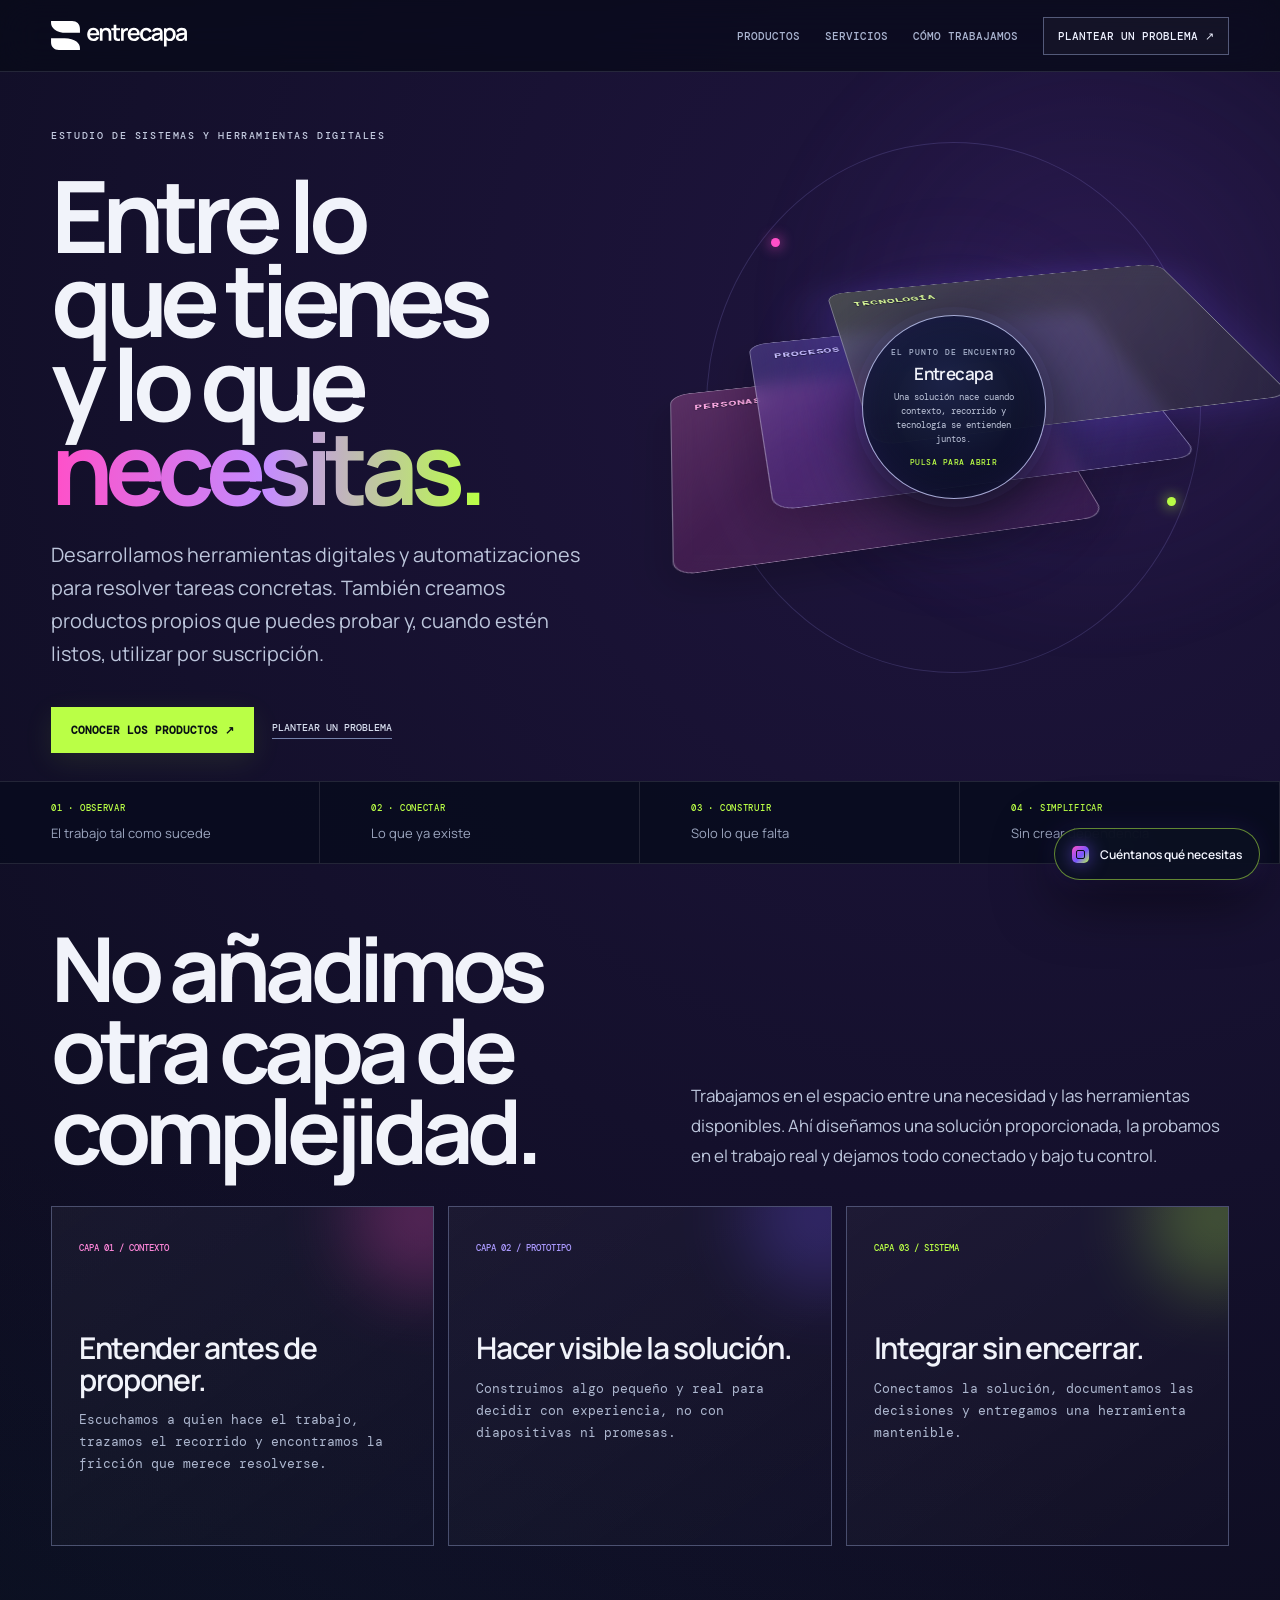
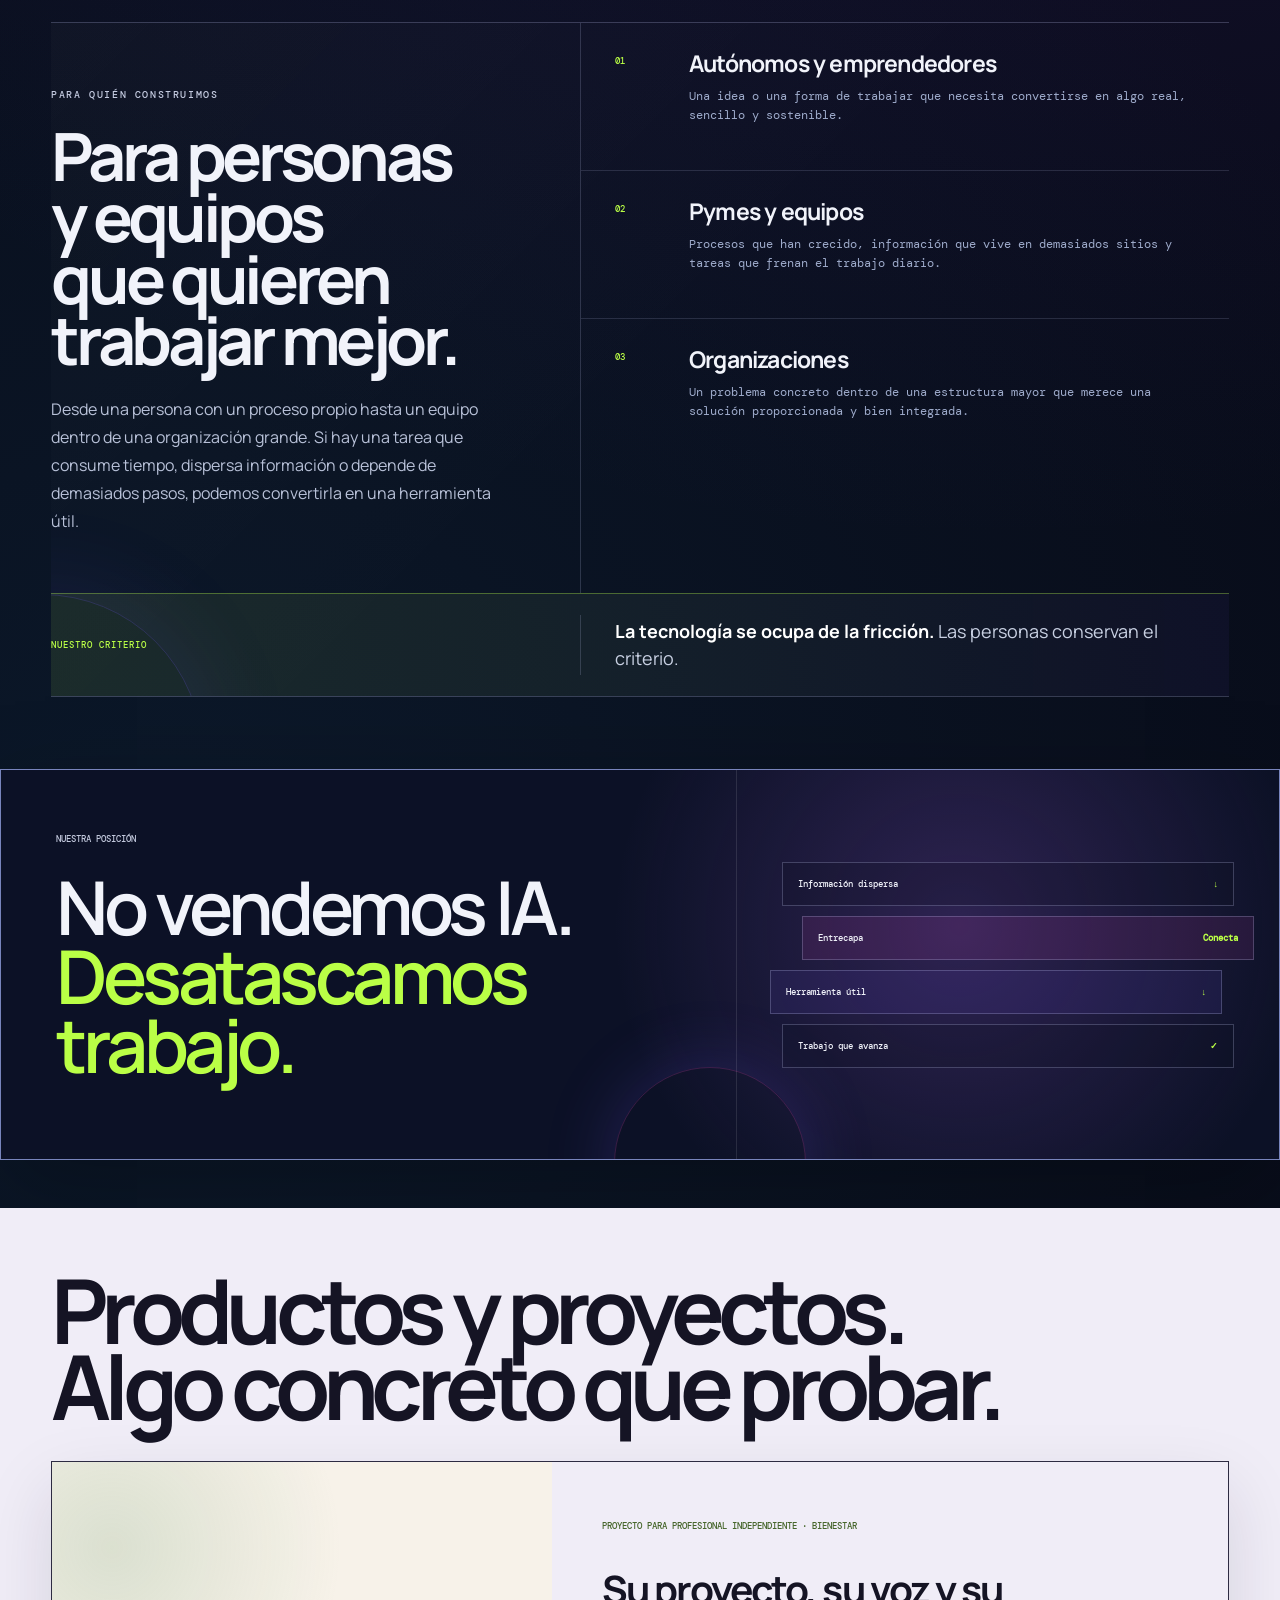
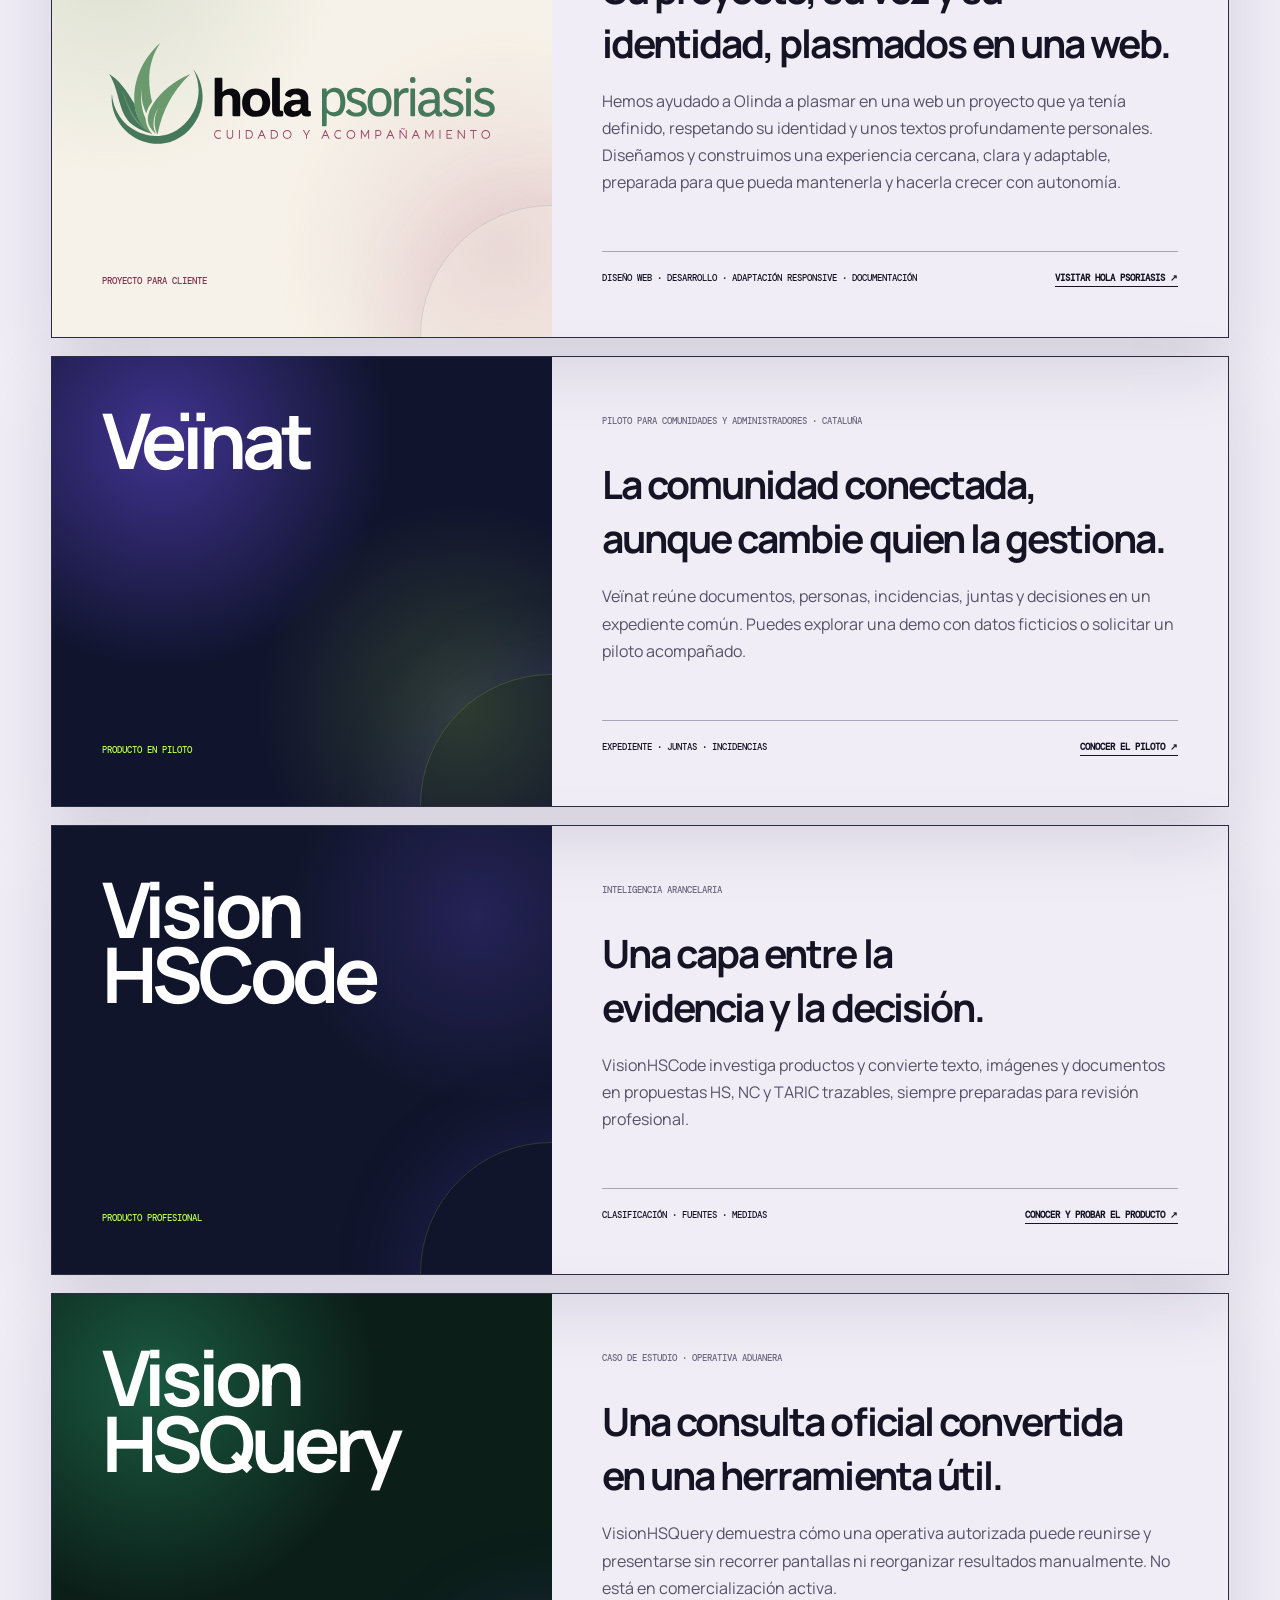
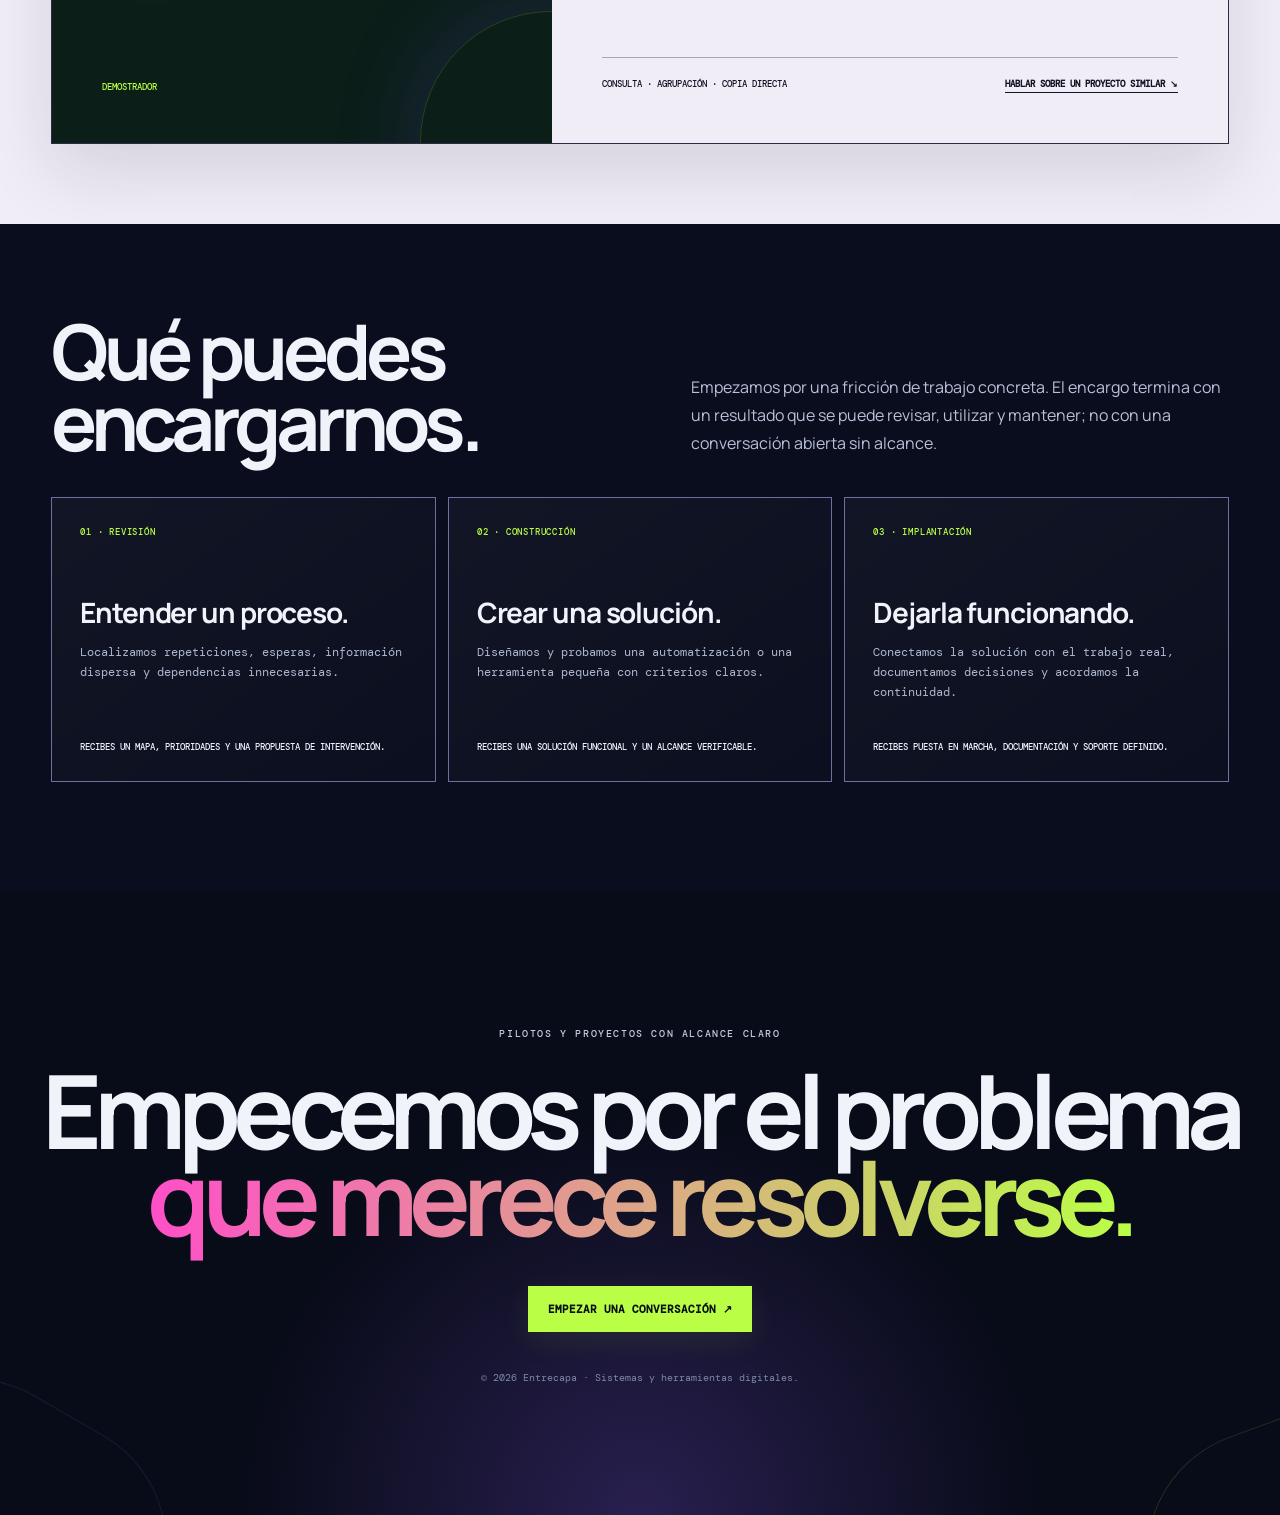
<file: index.html>
<!doctype html>
<html lang="es">
<head>
  <meta charset="utf-8"><meta name="viewport" content="width=device-width,initial-scale=1"><meta name="theme-color" content="#080b18">
  <title>Entrecapa | Herramientas digitales y automatización</title>
  <meta name="description" content="Entrecapa desarrolla herramientas digitales, automatizaciones y productos propios para resolver tareas concretas con menos fricción.">
  <link rel="canonical" href="https://www.entrecapa.com/">
  <meta property="og:type" content="website">
  <meta property="og:locale" content="es_ES">
  <meta property="og:title" content="Entrecapa | Herramientas digitales y automatización">
  <meta property="og:description" content="Herramientas y automatizaciones para resolver tareas concretas. Productos propios y proyectos con alcance claro.">
  <meta property="og:url" content="https://www.entrecapa.com/">
  <meta property="og:image" content="https://www.entrecapa.com/assets/entrecapa-social-card.png">
  <meta property="og:image:width" content="1200">
  <meta property="og:image:height" content="630">
  <meta property="og:image:alt" content="Entrecapa: entre lo que tienes y lo que necesitas">
  <meta name="twitter:card" content="summary_large_image">
  <link rel="icon" href="assets/entrecapa-favicon.svg" type="image/svg+xml">
  <link rel="stylesheet" href="assets/entrecapa-assistant-v1.css">
  <link rel="preconnect" href="https://fonts.googleapis.com"><link rel="preconnect" href="https://fonts.gstatic.com" crossorigin><link href="https://fonts.googleapis.com/css2?family=DM+Mono:wght@300;400;500&family=Manrope:wght@400;500;600;700&display=swap" rel="stylesheet">
  <style>
    :root{--bg:#080b18;--panel:#0e1328;--ink:#f1f3fa;--muted:#9da8c3;--line:#ffffff1b;--pink:#ff4fc8;--violet:#7656ff;--acid:#baff46;--cyan:#53d8ff}*{box-sizing:border-box}html{scroll-behavior:smooth;background:var(--bg);overflow-x:clip;overscroll-behavior-y:none}body{margin:0;color:var(--ink);font-family:Manrope,system-ui;background:radial-gradient(circle at 78% 5%,#4e288c55,transparent 30%),radial-gradient(circle at 12% 40%,#1544643d,transparent 35%),var(--bg);overflow-x:clip;overscroll-behavior-y:none}a{color:inherit}.nav{height:74px;padding:0 4vw;display:flex;align-items:center;justify-content:space-between;border-bottom:1px solid var(--line);position:relative;z-index:5}.logo{font-size:21px;font-weight:600;text-decoration:none;letter-spacing:-.045em}.logo:before{content:"";display:inline-block;width:13px;height:13px;background:linear-gradient(135deg,var(--pink),var(--acid));border-radius:4px;margin-right:10px;box-shadow:0 0 17px #ba65ff}.navlinks{display:flex;align-items:center;gap:25px;font:500 9px DM Mono;text-transform:uppercase}.navlinks a{text-decoration:none}.navlinks .contact{border:1px solid #8491c8;padding:11px 14px;background:#ffffff08}.hero{min-height:790px;padding:70px 4vw 40px;display:grid;grid-template-columns:1fr 1fr;gap:6vw;align-items:center;position:relative}.copy{position:relative;z-index:2}.kicker{font:500 10px DM Mono;text-transform:uppercase;letter-spacing:.16em;color:#b7c0db}.copy h1{font-size:clamp(57px,7.8vw,112px);line-height:.84;letter-spacing:-.075em;margin:30px 0}.copy h1 span{background:linear-gradient(90deg,var(--pink),#c48bff,var(--acid));-webkit-background-clip:text;color:transparent}.lead{font-size:clamp(18px,1.55vw,22px);line-height:1.65;color:#b5bed5;max-width:650px}.actions{display:flex;align-items:center;gap:18px;margin-top:37px}.button{display:inline-block;padding:15px 19px;background:var(--acid);color:#091014;text-decoration:none;font:600 10px DM Mono;text-transform:uppercase}.micro{font:400 9px/1.55 DM Mono;color:#7f8ba8}.layerstage{min-height:590px;position:relative;perspective:1100px}.layer{position:absolute;width:70%;height:54%;left:15%;top:21%;border:1px solid #ffffff5c;border-radius:20px;backdrop-filter:blur(9px);transition:.8s cubic-bezier(.2,.8,.2,1);display:flex;align-items:flex-end;padding:25px;font:500 9px DM Mono;text-transform:uppercase;letter-spacing:.1em}.layer.one{background:#ff4fc827;transform:translate(-85px,55px) rotateX(60deg) rotateZ(-13deg);color:#ffaae7}.layer.two{background:#7656ff28;transform:translate(0,0) rotateX(60deg) rotateZ(-13deg);color:#c7bdff}.layer.three{background:#baff4621;transform:translate(85px,-55px) rotateX(60deg) rotateZ(-13deg);color:#dfff9d;box-shadow:0 0 70px #7656ff3d}.layerstage.expanded .one{transform:translate(-145px,95px) rotateX(60deg) rotateZ(-13deg)}.layerstage.expanded .three{transform:translate(145px,-95px) rotateX(60deg) rotateZ(-13deg)}.core{position:absolute;left:50%;top:50%;transform:translate(-50%,-50%);width:170px;height:170px;border-radius:50%;border:1px solid #b9c1ff;display:grid;place-items:center;text-align:center;background:#0b1022cc;box-shadow:0 0 60px #6f55ff55;font:500 9px/1.6 DM Mono;text-transform:uppercase;z-index:4;cursor:pointer}.core:after{content:"Pulsa para abrir";color:var(--acid)}.layerstage.expanded .core:after{content:"Pulsa para unir"}.orbit{position:absolute;inset:7%;border:1px solid #8e7fff24;border-radius:50%;animation:spin 30s linear infinite}.orbit:before,.orbit:after{content:"";position:absolute;width:8px;height:8px;background:var(--pink);border-radius:50%;left:13%;top:18%;box-shadow:0 0 14px var(--pink)}.orbit:after{left:auto;right:5%;top:67%;background:var(--acid);box-shadow:0 0 14px var(--acid)}@keyframes spin{to{transform:rotate(360deg)}}.ribbon{display:grid;grid-template-columns:repeat(4,1fr);border-block:1px solid var(--line);background:#090d1dcc}.ribbon div{padding:20px 4vw;border-right:1px solid var(--line)}.ribbon b{display:block;font:500 9px DM Mono;color:var(--acid);margin-bottom:7px}.ribbon span{font-size:12px;color:#9ca6bf}.promise{padding:110px 4vw}.sectionhead{display:grid;grid-template-columns:1fr 1fr;gap:8vw;align-items:end;margin-bottom:55px}.sectionhead h2{font-size:clamp(50px,7vw,92px);line-height:.9;letter-spacing:-.07em;margin:0}.sectionhead p{font-size:17px;line-height:1.75;color:#aeb8d0;margin:0}.flow{display:grid;grid-template-columns:repeat(3,1fr);gap:12px}.card{min-height:340px;padding:27px;border:1px solid #66709a;background:linear-gradient(145deg,#ffffff08,#ffffff02);position:relative;overflow:hidden}.card:before{content:"";position:absolute;width:150px;height:150px;border-radius:50%;right:-65px;top:-65px;background:var(--glow);filter:blur(35px);opacity:.25}.card .n{font:500 9px DM Mono;color:var(--accent);text-transform:uppercase}.card h3{font-size:30px;line-height:1.05;letter-spacing:-.045em;margin:100px 0 14px}.card p{font:400 12px/1.7 DM Mono;color:#9da8c2}.card.c1{--glow:var(--pink);--accent:#ff87da}.card.c2{--glow:var(--violet);--accent:#ab9aff}.card.c3{--glow:var(--acid);--accent:var(--acid)}.statement{margin:0 4vw 110px;border:1px solid #7884bc;background:radial-gradient(circle at 75% 40%,#7246a955,transparent 35%),#0c1126;display:grid;grid-template-columns:1.15fr .85fr}.quote{padding:55px}.quote small{font:500 9px DM Mono;text-transform:uppercase;color:#c3c9dd}.quote blockquote{font-size:clamp(39px,5.8vw,77px);font-weight:600;line-height:.93;letter-spacing:-.06em;margin:25px 0}.quote blockquote span{color:var(--acid)}.systemmap{border-left:1px solid var(--line);padding:45px;display:grid;place-items:center}.mini{width:100%;display:grid;gap:10px}.mini div{border:1px solid #ffffff2f;padding:15px;font:500 9px DM Mono;display:flex;justify-content:space-between}.mini div:nth-child(2){transform:translateX(20px);background:#ff4fc818}.mini div:nth-child(3){transform:translateX(-12px);background:#7656ff18}.mini b{color:var(--acid)}.proof{padding:110px 4vw;background:#f0edf7;color:#151424}.proof h2{font-size:clamp(51px,7vw,92px);line-height:.85;letter-spacing:-.075em;margin:0 0 55px}.product{display:grid;grid-template-columns:.85fr 1.15fr;border:1px solid #2d2b42}.productbrand{background:#12162b;color:white;padding:50px;display:flex;flex-direction:column;justify-content:space-between;min-height:440px}.productbrand strong{font-size:clamp(45px,6vw,80px);line-height:.85;letter-spacing:-.065em}.productbrand span{font:500 9px DM Mono;color:var(--acid)}.productcopy{padding:50px}.productcopy .tag{font:500 9px DM Mono;text-transform:uppercase;color:#6d687e}.productcopy h3{font-size:39px;letter-spacing:-.05em;margin:28px 0 18px}.productcopy p{line-height:1.7;color:#565267}.details{border-top:1px solid #aaa5b6;margin-top:55px;padding-top:20px;display:flex;justify-content:space-between;font:500 9px DM Mono;text-transform:uppercase}.closing{text-align:center;padding:125px 20px;background:radial-gradient(circle at 50% 100%,#52399670,transparent 45%)}.closing h2{font-size:clamp(52px,8vw,112px);line-height:.85;letter-spacing:-.075em;margin:25px 0 45px}.closing h2 span{background:linear-gradient(90deg,var(--pink),var(--acid));-webkit-background-clip:text;color:transparent}.legal{font:400 9px/1.65 DM Mono;color:#7e89a7;max-width:740px;margin:33px auto 0}.back{position:fixed;right:14px;bottom:14px;background:#0b1021;border:1px solid #7180b5;padding:10px 12px;text-decoration:none;font:500 9px DM Mono;text-transform:uppercase;z-index:8}@media(max-width:880px){.hero{grid-template-columns:1fr}.layerstage{min-height:540px}.ribbon,.flow{grid-template-columns:1fr 1fr}.ribbon div:nth-child(2){border-right:0}.sectionhead,.statement,.product{grid-template-columns:1fr}.card:nth-child(2){border-right:1px solid #66709a}.systemmap{border-left:0;border-top:1px solid var(--line)}}@media(max-width:520px){.navlinks>a:not(.contact){display:none}.hero{padding:60px 20px 35px}.copy h1{font-size:62px}.actions{align-items:flex-start;flex-direction:column}.layerstage{min-height:430px;margin:0 -20px}.layer{width:68%;left:16%;height:48%;top:25%}.layer.one{transform:translate(-35px,35px) rotateX(60deg) rotateZ(-13deg)}.layer.three{transform:translate(35px,-35px) rotateX(60deg) rotateZ(-13deg)}.layerstage.expanded .one{transform:translate(-65px,55px) rotateX(60deg) rotateZ(-13deg)}.layerstage.expanded .three{transform:translate(65px,-55px) rotateX(60deg) rotateZ(-13deg)}.ribbon,.flow{grid-template-columns:1fr}.ribbon div,.card{border-right:0}.promise{padding:78px 20px}.sectionhead{grid-template-columns:1fr;gap:30px}.card{min-height:285px}.card h3{margin-top:65px}.statement{margin:0 20px 80px}.quote,.systemmap{padding:34px 25px}.proof{padding:78px 20px}.productbrand,.productcopy{padding:35px 25px}.closing{padding-inline:20px}}
  </style>
  <style>
    .layer{appearance:none;text-align:left;cursor:pointer;justify-content:space-between;gap:18px;color:inherit}.layer strong{font:500 9px DM Mono;text-transform:uppercase;letter-spacing:.11em}.layer em{font:400 7px/1.45 DM Mono;text-transform:uppercase;letter-spacing:.06em;font-style:normal;text-align:right;max-width:145px;opacity:0;transition:.45s opacity}.layerstage.expanded .layer em{opacity:.82}.layer.one{z-index:1}.layer.two{z-index:2}.layer.three{z-index:3}.layerstage[data-active="people"] .one,.layerstage[data-active="process"] .two,.layerstage[data-active="technology"] .three{border-color:#fff;filter:brightness(1.35);box-shadow:0 0 38px #7656ff4d}.layerstage[data-active="people"] .two,.layerstage[data-active="people"] .three,.layerstage[data-active="process"] .one,.layerstage[data-active="process"] .three,.layerstage[data-active="technology"] .one,.layerstage[data-active="technology"] .two{opacity:.45}.core{z-index:6;padding:24px 20px;display:flex;flex-direction:column;justify-content:center;gap:8px;color:var(--ink);transition:.55s width,.55s height,.35s border-color}.core:hover{border-color:var(--acid)}.core:after,.layerstage.expanded .core:after{content:none}.core-kicker{font:500 7px DM Mono;text-transform:uppercase;letter-spacing:.12em;color:#8f9ab8}.core strong{font:600 15px/1.05 Manrope;text-transform:none;letter-spacing:-.035em}.core-copy{font:400 8px/1.45 DM Mono;text-transform:none;color:#aeb7d0;max-width:160px}.core-action{font:500 7px DM Mono;text-transform:uppercase;color:var(--acid);margin-top:2px}.layerstage.expanded .core{width:205px;height:205px;border-color:#d9ddff}.layer-tabs{position:absolute;left:50%;bottom:2%;transform:translateX(-50%);z-index:8;display:flex;gap:6px;padding:6px;border:1px solid #ffffff24;border-radius:30px;background:#080c1bd9;backdrop-filter:blur(10px);opacity:0;pointer-events:none;transition:.4s}.layerstage.expanded .layer-tabs{opacity:1;pointer-events:auto}.layer-tabs button{border:0;background:transparent;color:#8f9ab8;padding:8px 10px;border-radius:20px;font:500 7px DM Mono;text-transform:uppercase;cursor:pointer}.layer-tabs button.active{background:#ffffff12;color:var(--acid)}
    @media(max-width:520px){.layerstage{min-height:520px}.layer{padding:18px}.layer em{max-width:105px;font-size:6px}.layerstage.expanded .one{transform:translate(-58px,72px) rotateX(60deg) rotateZ(-13deg)}.layerstage.expanded .three{transform:translate(58px,-72px) rotateX(60deg) rotateZ(-13deg)}.core{top:47%;width:185px;height:185px}.layerstage.expanded .core{width:200px;height:200px}.layer-tabs{bottom:3%;width:max-content}.layer-tabs button{padding:8px}}
  </style>
  <style>
    /* Final art-direction pass */
    :root{--ease:cubic-bezier(.22,1,.36,1);--hairline:#dbe1ff29;--surface:#0b1022cc}
    ::selection{background:var(--acid);color:#071014}
    :focus-visible{outline:2px solid var(--acid);outline-offset:4px}
    body:before{content:"";position:fixed;inset:0;z-index:-1;pointer-events:none;opacity:.18;background-image:linear-gradient(#ffffff07 1px,transparent 1px),linear-gradient(90deg,#ffffff07 1px,transparent 1px);background-size:72px 72px;mask-image:linear-gradient(to bottom,#000,transparent 68%)}
    .nav{position:sticky;top:0;height:72px;background:#080b18c7;backdrop-filter:blur(18px) saturate(135%);-webkit-backdrop-filter:blur(18px) saturate(135%);border-color:#dbe1ff20;transition:background .3s;isolation:isolate}
    .logo{display:inline-flex;align-items:center;text-decoration:none}
    .logo:before{display:none}
    .logo img{display:block;width:136px;height:auto}
    .navlinks a{color:#aab4d0;transition:color .25s ease}.navlinks a:hover{color:#fff}.navlinks .contact{color:#eef1ff;border-color:#9fa9d877;transition:border-color .25s,background .25s,transform .25s}.navlinks .contact:hover{background:#ffffff10;border-color:var(--acid);transform:translateY(-1px)}
    .hero{max-width:1720px;margin-inline:auto;padding-top:clamp(70px,8vw,120px);padding-bottom:clamp(55px,6vw,90px);isolation:isolate;overflow:hidden}
    .hero:before{content:"";position:absolute;width:55vw;height:55vw;max-width:850px;max-height:850px;right:-13%;top:-15%;z-index:-1;border-radius:50%;background:radial-gradient(circle,#6637aa2e 0,transparent 68%);filter:blur(12px)}
    .kicker{color:#c4cbe0}.copy h1{text-wrap:balance}.lead{color:#bdc6dc;max-width:610px}
    .button{position:relative;overflow:hidden;border:1px solid var(--acid);box-shadow:0 8px 30px #baff4617;transition:transform .25s var(--ease),box-shadow .25s,background .25s}.button:hover{transform:translateY(-2px);box-shadow:0 14px 35px #baff4630;background:#c7ff67}.button:active{transform:translateY(0)}
    .layerstage{isolation:isolate;width:100%;max-width:680px;justify-self:center}.layerstage:before{content:"";position:absolute;inset:15%;z-index:-1;border-radius:50%;background:radial-gradient(circle,#7d55ff2a,transparent 65%);filter:blur(30px);transition:background .6s}
    .layer{border-color:#edf0ff65;box-shadow:inset 0 1px 0 #ffffff29,0 22px 52px #00000035;overflow:hidden;will-change:transform,opacity;transition:transform .85s var(--ease),opacity .45s,filter .45s,border-color .35s,box-shadow .45s}
    .layer:before{content:"";position:absolute;inset:0;pointer-events:none;background:linear-gradient(125deg,#ffffff17,transparent 35%,#ffffff08 62%,transparent);opacity:.75}
    .layer strong,.layer em{position:relative;z-index:1;text-shadow:0 1px 10px #080b18}
    .layer strong{position:absolute;top:24px;left:24px;font-size:13px;font-weight:600;letter-spacing:.07em;text-shadow:0 1px 2px #080b18}.layer em{font-size:8px;line-height:1.55;max-width:165px}
    .layer.one{background:linear-gradient(135deg,#ff4fc838,#ff4fc817)}.layer.two{background:linear-gradient(135deg,#7656ff3c,#7656ff16)}.layer.three{background:linear-gradient(135deg,#baff462b,#baff460e)}
    .layerstage[data-active="people"]:before{background:radial-gradient(circle,#ff4fc83d,transparent 65%)}.layerstage[data-active="process"]:before{background:radial-gradient(circle,#7656ff4a,transparent 65%)}.layerstage[data-active="technology"]:before{background:radial-gradient(circle,#baff462e,transparent 65%)}
    .layerstage[data-active="people"] .one,.layerstage[data-active="process"] .two,.layerstage[data-active="technology"] .three{border-color:#fff;filter:brightness(1.3) saturate(1.15);box-shadow:inset 0 1px 0 #ffffff55,0 24px 70px #0008,0 0 45px #7656ff59}
    .orbit{inset:5%;border-color:#a899ff2e;animation-duration:38s}.orbit:before,.orbit:after{width:9px;height:9px}
    .core{width:184px;height:184px;padding:25px;background:radial-gradient(circle at 45% 35%,#182044f2,#080d20f2 72%);border-color:#cbd1ffcc;box-shadow:inset 0 0 35px #7656ff20,0 0 0 8px #8792ff0b,0 20px 70px #080b18;transition:width .6s var(--ease),height .6s var(--ease),border-color .35s,box-shadow .35s,transform .25s var(--ease)}
    .core:hover{border-color:var(--acid);box-shadow:inset 0 0 35px #7656ff30,0 0 0 8px #baff460c,0 22px 78px #000}.core:active{transform:translate(-50%,-50%) scale(.98)}
    .core-kicker{font-size:8px;color:#aeb8d2}.core strong{font-size:17px;line-height:1.08}.core-copy{font-size:9px;line-height:1.55;color:#c0c8dc;max-width:175px}.core-action{font-size:8px;letter-spacing:.06em}
    .layerstage.expanded .core{width:220px;height:220px}
    .layer-tabs{bottom:0;min-height:48px;padding:5px;background:#070b19e8;border-color:#cbd1ff35;box-shadow:0 15px 45px #0008;transition:opacity .4s,transform .55s var(--ease);transform:translate(-50%,8px)}.layerstage.expanded .layer-tabs{transform:translate(-50%,0)}
    .layer-tabs button{min-height:36px;padding:9px 12px;font-size:8px;letter-spacing:.04em;transition:background .25s,color .25s,transform .25s}.layer-tabs button:hover{color:#fff;background:#ffffff0b}.layer-tabs button.active{background:#baff4618;color:var(--acid);box-shadow:inset 0 0 0 1px #baff4630}
    .ribbon{background:#080c1ee8}.ribbon div{position:relative;transition:background .3s}.ribbon div:before{content:"";position:absolute;left:0;right:100%;bottom:-1px;height:1px;background:linear-gradient(90deg,var(--pink),var(--acid));transition:right .45s var(--ease)}.ribbon div:hover{background:#ffffff05}.ribbon div:hover:before{right:0}.ribbon b{letter-spacing:.08em}.ribbon span{font-size:13px}
    .promise{padding-top:clamp(64px,4vw,76px);padding-bottom:64px}.sectionhead{max-width:1540px;margin-inline:auto;margin-bottom:36px}.sectionhead h2{text-wrap:balance}.sectionhead p{max-width:680px;color:#bdc6dc}
    .flow{max-width:1540px;margin-inline:auto;gap:14px}.card{border-color:#8792bd77;background:linear-gradient(145deg,#ffffff0b,#ffffff02);transition:transform .35s var(--ease),border-color .35s,background .35s}.card:after{content:"";position:absolute;inset:0;pointer-events:none;background:linear-gradient(130deg,#ffffff09,transparent 38%);opacity:0;transition:opacity .35s}.card:hover{transform:translateY(-5px);border-color:#cbd2f0aa;background:linear-gradient(145deg,#ffffff0f,#ffffff03)}.card:hover:after{opacity:1}.card h3{font-weight:600;margin-top:76px}.card p{font-size:13px;color:#aeb8d0;max-width:410px}.product+.product{margin-top:18px}.product.query .productbrand{background:radial-gradient(circle at 20% 20%,#1a5941 0,transparent 42%),#0b1e18}.product.veinat .productbrand{background:radial-gradient(circle at 22% 18%,#7656ff78 0,transparent 43%),radial-gradient(circle at 82% 78%,#baff462b 0,transparent 38%),#10142d}.product.psoriasis .productbrand{background:radial-gradient(circle at 12% 18%,#69996c33 0,transparent 39%),radial-gradient(circle at 90% 82%,#9f486826 0,transparent 38%),#f7f2e9}.product.psoriasis .productbrand:after{border-color:#46785b2e;box-shadow:0 0 90px #9f486824}.product.psoriasis .project-logo{display:block;position:relative;z-index:1;width:min(100%,590px);height:auto;margin:auto}.product.psoriasis .productbrand span{color:#7c344f}.product.psoriasis .productcopy .tag{color:#7c344f}.case-link{color:#151424;text-decoration:none;font-weight:700;border-bottom:1px solid #151424;padding-bottom:2px}.case-link:focus-visible{outline:3px solid #7656ff;outline-offset:4px}
    .audience{padding:12px 4vw 72px}.audience-shell{max-width:1540px;margin-inline:auto;border-block:1px solid #cbd1ff3b;display:grid;grid-template-columns:.9fr 1.1fr;background:linear-gradient(135deg,#ffffff05,transparent 54%);position:relative;overflow:hidden}.audience-shell:before{content:"";position:absolute;width:320px;height:320px;left:-170px;bottom:-220px;border:1px solid #7656ff35;border-radius:50%;box-shadow:0 0 100px #7656ff1f;pointer-events:none}.audience-intro{padding:58px 5vw 58px 0;border-right:1px solid #cbd1ff2e;position:relative;z-index:1}.audience-intro h2{font-size:clamp(43px,5.2vw,76px);line-height:.92;letter-spacing:-.065em;text-wrap:balance;margin:22px 0 25px}.audience-intro p{font-size:16px;line-height:1.75;color:#b8c1d8;max-width:610px;margin:0}.audience-list{position:relative;z-index:1}.audience-row{min-height:148px;padding:27px 34px;display:grid;grid-template-columns:54px minmax(0,1fr);gap:20px;align-items:start;border-bottom:1px solid #cbd1ff25;transition:background .3s,border-color .3s}.audience-row:last-of-type{border-bottom:0}.audience-row:hover{background:#ffffff06;border-color:#baff4655}.audience-row>span{font:500 9px DM Mono;color:var(--acid);padding-top:5px}.audience-row strong{display:block;font-size:23px;line-height:1.15;letter-spacing:-.035em;margin-bottom:10px}.audience-row p{font:400 12px/1.65 DM Mono;color:#9faccc;margin:0;max-width:650px}.human-principle{grid-column:1/-1;border-top:1px solid #baff4655;background:linear-gradient(90deg,#baff4616,#7656ff0d);display:grid;grid-template-columns:.9fr 1.1fr;align-items:center}.human-principle span{padding:24px 5vw 24px 0;font:500 9px DM Mono;text-transform:uppercase;letter-spacing:.11em;color:var(--acid);border-right:1px solid #cbd1ff2e}.human-principle p{padding:24px 34px;margin:0;font-size:18px;line-height:1.5;color:#c8d0e2}.human-principle strong{color:#fff}
    .statement{max-width:1540px;margin-inline:auto;margin-bottom:48px;box-shadow:0 30px 90px #0004;overflow:hidden}.quote,.systemmap{position:relative}.quote:after{content:"";position:absolute;width:190px;height:190px;right:-70px;bottom:-100px;border:1px solid #ff4fc830;border-radius:50%;box-shadow:0 0 70px #7656ff38}.mini div{border-color:#cbd1ff3d;background:#070b172f;transition:transform .3s var(--ease),border-color .3s,background .3s}.mini div:hover{transform:translateX(5px);border-color:#baff4670;background:#ffffff08}.mini div:nth-child(2):hover{transform:translateX(25px)}.mini div:nth-child(3):hover{transform:translateX(-7px)}
    .proof{padding-top:clamp(64px,4vw,76px);padding-bottom:clamp(80px,5vw,90px)}.proof>h2,.proof>.product{max-width:1540px;margin-inline:auto}.proof h2{text-wrap:balance;margin-bottom:36px}.product{box-shadow:0 28px 65px #1f163120}.productbrand{position:relative;overflow:hidden;background:radial-gradient(circle at 85% 20%,#7656ff35,transparent 34%),#10152b}.productbrand:after{content:"";position:absolute;width:260px;height:260px;right:-130px;bottom:-130px;border:1px solid #baff4629;border-radius:50%;box-shadow:0 0 90px #7656ff30}.productbrand strong,.productbrand span{position:relative;z-index:1}.productcopy h3{text-wrap:balance}
    .closing{position:relative;overflow:hidden;padding-block:clamp(110px,10vw,165px)}.closing:before,.closing:after{content:"";position:absolute;width:330px;height:330px;border:1px solid #8069d728;border-radius:38%;transform:rotate(30deg);left:-180px;bottom:-210px}.closing:after{left:auto;right:-210px;bottom:-230px;border-color:#baff4625;transform:rotate(-20deg)}.closing>*{position:relative;z-index:1}.legal{font-size:10px}
    .back{position:fixed;bottom:calc(14px + env(safe-area-inset-bottom));border-color:#8995c980;background:#080c1bea;backdrop-filter:blur(12px);transition:border-color .25s,color .25s,transform .25s}.back:hover{border-color:var(--acid);color:var(--acid);transform:translateY(-2px)}
    @media(max-width:880px){.hero{padding-top:72px}.statement{margin-inline:4vw}.layerstage{max-width:680px;width:100%;margin-inline:auto}.sectionhead{margin-bottom:48px}.audience-shell{grid-template-columns:1fr}.audience-intro{padding:48px 4vw;border-right:0;border-bottom:1px solid #cbd1ff2e}.human-principle{grid-template-columns:1fr}.human-principle span{padding:22px 4vw;border-right:0;border-bottom:1px solid #cbd1ff2e}.human-principle p{padding:24px 4vw}}
    @media(max-width:520px){body:before{display:none}.nav{height:64px;padding-inline:20px}.logo img{width:116px}.navlinks .contact{padding:10px 11px}.hero{padding-top:56px;gap:18px;contain:paint}.copy h1{font-size:clamp(53px,15.8vw,64px);line-height:.86;margin:24px 0}.lead{font-size:17px;line-height:1.6}.actions{margin-top:30px}.button{padding:14px 16px}.layerstage{min-height:540px;perspective:none;contain:layout paint;overflow:hidden;overflow:clip;clip-path:inset(0)}.layer{padding:17px}.layer.one{transform:translate(-35px,35px) rotate(-11deg) skewX(6deg) scaleY(.76)}.layer.two{transform:rotate(-11deg) skewX(6deg) scaleY(.76);overflow:visible}.layer.three{transform:translate(35px,-35px) rotate(-11deg) skewX(6deg) scaleY(.76)}.layerstage.expanded .one{transform:translate(-58px,72px) rotate(-11deg) skewX(6deg) scaleY(.76)}.layerstage.expanded .three{transform:translate(58px,-72px) rotate(-11deg) skewX(6deg) scaleY(.76)}.layer strong{top:17px;left:17px;font-size:10px}.layer.two strong{left:-36px;font-size:9px}.layer em{display:none}.orbit{inset:8% 5%}.core{top:46%;width:190px;height:190px}.layerstage.expanded .core{width:196px;height:196px}.core-copy{font-size:9px;line-height:1.5}.layer-tabs{bottom:2%;max-width:calc(100vw - 24px);overflow-x:auto;scrollbar-width:none}.layer-tabs::-webkit-scrollbar{display:none}.layer-tabs button{min-width:max-content;min-height:38px;padding-inline:10px}.ribbon div{padding:20px}.ribbon span{font-size:13px}.promise{padding-top:64px}.sectionhead{margin-bottom:36px}.sectionhead h2{font-size:51px}.sectionhead p{font-size:16px}.flow{gap:10px}.card{min-height:300px;padding:25px}.card h3{font-size:29px;margin-top:65px}.card p{font-size:12px}.audience{padding:4px 20px 64px}.audience-intro{padding:38px 0}.audience-intro h2{font-size:44px}.audience-intro p{font-size:15px}.audience-row{min-height:0;padding:25px 0;grid-template-columns:38px minmax(0,1fr);gap:12px}.audience-row strong{font-size:21px}.audience-row p{font-size:11px}.human-principle span{padding:20px}.human-principle p{padding:22px 20px;font-size:17px}.statement{margin-inline:20px}.quote blockquote{font-size:42px}.mini div{font-size:8px}.proof h2{font-size:50px}.productbrand{min-height:360px}.productcopy h3{font-size:34px}.details{gap:14px;line-height:1.5}.closing{padding:92px 20px calc(28px + env(safe-area-inset-bottom))}.closing h2{font-size:52px}.legal{font-size:8px;padding-inline:8px}.back{position:static;display:block;width:max-content;margin:20px 0 0 auto;padding:9px 10px;font-size:8px;backdrop-filter:none}}
    @media(hover:none){.card:hover,.button:hover,.back:hover{transform:none}}
    /* Desktop rhythm: bring the opening message closer to the navigation. */
    @media(min-width:881px){.hero{min-height:700px;padding-top:40px;padding-bottom:28px;align-items:start}.copy{padding-top:10px}}
    /* Mobile rhythm: keep the interactive stage expressive without reserving dead space. */
    @media(max-width:520px){.hero{gap:8px}.layerstage{min-height:440px}.promise{padding-bottom:48px}.card{min-height:260px}.audience{padding-bottom:24px}.proof{padding-top:56px;padding-bottom:56px}.productbrand{min-height:320px}.closing{padding-top:72px}}
    @media(prefers-reduced-motion:reduce){html{scroll-behavior:auto}.orbit{animation:none}.layer,.core,.layer-tabs,.button,.card,.back,.mini div{transition:none!important}}
  </style>
  <style>
    .hero-secondary{color:#d8dff0;text-decoration:none;border-bottom:1px solid #7683ac;padding-bottom:4px;font:500 10px DM Mono;text-transform:uppercase}.hero-secondary:hover{color:var(--acid);border-color:var(--acid)}
    .services{padding:92px 4vw 110px;background:#090d1d}.services-shell{max-width:1540px;margin:auto}.services-head{display:grid;grid-template-columns:1fr 1fr;gap:8vw;align-items:end;margin-bottom:40px}.services-head h2{font-size:clamp(45px,6vw,78px);line-height:.92;letter-spacing:-.065em;margin:0}.services-head p{color:#b8c1d8;font-size:16px;line-height:1.75;margin:0}.service-grid{display:grid;grid-template-columns:repeat(3,1fr);gap:12px}.service-card{min-height:285px;padding:28px;border:1px solid #67739e;background:linear-gradient(145deg,#ffffff09,#ffffff02);display:flex;flex-direction:column}.service-card small{font:500 9px DM Mono;color:var(--acid);letter-spacing:.09em}.service-card h3{font-size:28px;line-height:1.05;letter-spacing:-.04em;margin:60px 0 14px}.service-card p{margin:0;color:#aeb8d0;font:400 12px/1.7 DM Mono}.service-card strong{margin-top:auto;padding-top:22px;font:500 9px DM Mono;color:#eef1fb;text-transform:uppercase}.product:first-of-type .productcopy .tag{color:#45652a}.navlinks{font-size:11px}.navlinks .contact,.button{font-size:11px}
    @media(max-width:880px){.services-head,.service-grid{grid-template-columns:1fr}.services-head{gap:24px}.service-card{min-height:230px}.service-card h3{margin-top:38px}}
    @media(max-width:520px){.hero-secondary{font-size:9px}.services{padding:70px 20px}.services-head h2{font-size:44px}.service-card{min-height:215px}}
  </style>
  <style>
    /* El diagrama móvil debe quedar completamente contenido en el viewport. */
    @media(max-width:520px){
      .layerstage{min-height:400px;margin:0;overflow:hidden;overflow:clip;clip-path:inset(0)}
      .layer{width:76%;height:45%;left:12%;top:25%;padding:16px}
      .layer.one{transform:translate(-18px,32px) rotate(-8deg) skewX(3deg) scaleY(.82)}
      .layer.two{transform:rotate(-8deg) skewX(3deg) scaleY(.82);overflow:hidden}
      .layer.three{transform:translate(18px,-32px) rotate(-8deg) skewX(3deg) scaleY(.82)}
      .layerstage.expanded .one{transform:translate(-26px,50px) rotate(-8deg) skewX(3deg) scaleY(.82)}
      .layerstage.expanded .three{transform:translate(26px,-50px) rotate(-8deg) skewX(3deg) scaleY(.82)}
      .layer strong,.layer.two strong{top:15px;left:15px;font-size:9px}
      .orbit{inset:10% 7%}
      .core{top:47%;width:176px;height:176px;padding:21px}
      .layerstage.expanded .core{width:184px;height:184px}
      .core strong{font-size:16px}.core-copy{font-size:8px;line-height:1.45}.core-action{font-size:7px}
      .closing{padding:64px 20px calc(36px + env(safe-area-inset-bottom));overflow:hidden;contain:paint}
      .closing h2{max-width:100%;margin:22px auto 34px;font-size:clamp(40px,13vw,48px);line-height:.9;text-wrap:balance}
      .closing h2 span{display:block;max-width:100%}
      .closing .button{max-width:100%;white-space:normal;line-height:1.35;text-align:center}
      .closing .legal{max-width:100%;overflow-wrap:anywhere;margin-top:28px}
    }
    @media(max-width:350px){.closing h2{font-size:40px}.closing .button{width:100%;padding-inline:10px}}
  </style>
  <style>
    /* WebKit/WhatsApp: keep transformed artwork from creating a sideways page. */
    html,body{width:100%;max-width:100%;overflow-x:hidden!important;overscroll-behavior-x:none}
    body{position:relative;touch-action:pan-y pinch-zoom}
    /* Keep native wheel and touch scrolling. Applying overscroll-behavior-y:none
       to both root and body suppresses normal input in current Chromium; the
       bounded touch handler below still guards the mobile page end. */
    html,body{overscroll-behavior-y:auto}
    main,.nav,.hero,.ribbon,.promise,.audience,.statement,.proof,.services,.closing{max-width:100%}
    @media(max-width:520px){
      .hero{width:100%;margin-inline:0;padding-top:28px}
      .layerstage{width:100%;max-width:100%;margin-inline:0}
      .layer{max-width:76%}
      .statement{grid-template-columns:minmax(0,1fr)}
      .statement>*,.mini,.mini>div{min-width:0;max-width:100%}
      .mini div:nth-child(2),.mini div:nth-child(3){transform:none}
    }
  </style>
</head>
<body>
  <nav class="nav"><a class="logo" href="/" aria-label="Entrecapa — inicio"><img src="logo/intervalo/assets/entrecapa-horizontal-white.svg" alt="Entrecapa"></a><div class="navlinks"><a href="#productos">Productos</a><a href="#servicios">Servicios</a><a href="#metodo">Cómo trabajamos</a><a class="contact" href="#contacto">Plantear un problema ↗</a></div></nav>
  <main><section class="hero"><div class="copy"><span class="kicker">Estudio de sistemas y herramientas digitales</span><h1>Entre lo que tienes<br>y lo que <span>necesitas.</span></h1><p class="lead">Desarrollamos herramientas digitales y automatizaciones para resolver tareas concretas. También creamos productos propios que puedes probar y, cuando estén listos, utilizar por suscripción.</p><div class="actions"><a class="button" href="#productos">Conocer los productos ↗</a><a class="hero-secondary" href="#contacto">Plantear un problema</a></div></div><div class="layerstage" id="layerstage" data-active="overview"><i class="orbit" aria-hidden="true"></i><button type="button" class="layer one" data-layer="people" aria-label="Personas" aria-pressed="false"><strong>Personas</strong><em>Objetivos · decisiones · experiencia</em></button><button type="button" class="layer two" data-layer="process" aria-label="Procesos" aria-pressed="false"><strong>Procesos</strong><em>Pasos · fricciones · repeticiones</em></button><button type="button" class="layer three" data-layer="technology" aria-label="Tecnología" aria-pressed="false"><strong>Tecnología</strong><em>Herramientas · datos · automatización</em></button><button type="button" class="core" id="layerCore" aria-label="Abrir o unir las capas" aria-expanded="false"><span class="core-kicker" id="coreKicker">El punto de encuentro</span><strong id="coreTitle">Entrecapa</strong><span class="core-copy" id="coreCopy" aria-live="polite">Una solución nace cuando contexto, recorrido y tecnología se entienden juntos.</span><small class="core-action" id="coreAction">Pulsa para abrir</small></button><div class="layer-tabs" aria-label="Explorar capas"><button type="button" data-select="people" aria-pressed="false">Personas</button><button type="button" data-select="process" aria-pressed="false">Procesos</button><button type="button" data-select="technology" aria-pressed="false">Tecnología</button><button type="button" data-select="overview" aria-pressed="false">Conexión</button></div></div></section>
    <section class="ribbon"><div><b>01 · OBSERVAR</b><span>El trabajo tal como sucede</span></div><div><b>02 · CONECTAR</b><span>Lo que ya existe</span></div><div><b>03 · CONSTRUIR</b><span>Solo lo que falta</span></div><div><b>04 · SIMPLIFICAR</b><span>Sin crear dependencia</span></div></section>
    <section class="promise" id="metodo"><div class="sectionhead"><h2>No añadimos otra capa de complejidad.</h2><p>Trabajamos en el espacio entre una necesidad y las herramientas disponibles. Ahí diseñamos una solución proporcionada, la probamos en el trabajo real y dejamos todo conectado y bajo tu control.</p></div><div class="flow"><article class="card c1"><span class="n">CAPA 01 / CONTEXTO</span><h3>Entender antes de proponer.</h3><p>Escuchamos a quien hace el trabajo, trazamos el recorrido y encontramos la fricción que merece resolverse.</p></article><article class="card c2"><span class="n">CAPA 02 / PROTOTIPO</span><h3>Hacer visible la solución.</h3><p>Construimos algo pequeño y real para decidir con experiencia, no con diapositivas ni promesas.</p></article><article class="card c3"><span class="n">CAPA 03 / SISTEMA</span><h3>Integrar sin encerrar.</h3><p>Conectamos la solución, documentamos las decisiones y entregamos una herramienta mantenible.</p></article></div></section>
    <section class="audience" id="para-quien"><div class="audience-shell"><div class="audience-intro"><span class="kicker">Para quién construimos</span><h2>Para personas y equipos que quieren trabajar mejor.</h2><p>Desde una persona con un proceso propio hasta un equipo dentro de una organización grande. Si hay una tarea que consume tiempo, dispersa información o depende de demasiados pasos, podemos convertirla en una herramienta útil.</p></div><div class="audience-list"><article class="audience-row"><span>01</span><div><strong>Autónomos y emprendedores</strong><p>Una idea o una forma de trabajar que necesita convertirse en algo real, sencillo y sostenible.</p></div></article><article class="audience-row"><span>02</span><div><strong>Pymes y equipos</strong><p>Procesos que han crecido, información que vive en demasiados sitios y tareas que frenan el trabajo diario.</p></div></article><article class="audience-row"><span>03</span><div><strong>Organizaciones</strong><p>Un problema concreto dentro de una estructura mayor que merece una solución proporcionada y bien integrada.</p></div></article></div><div class="human-principle"><span>Nuestro criterio</span><p><strong>La tecnología se ocupa de la fricción.</strong> Las personas conservan el criterio.</p></div></div></section>
    <section class="statement"><div class="quote"><small>Nuestra posición</small><blockquote>No vendemos IA.<br><span>Desatascamos trabajo.</span></blockquote></div><div class="systemmap"><div class="mini"><div><span>Información dispersa</span><b>↓</b></div><div><span>Entrecapa</span><b>Conecta</b></div><div><span>Herramienta útil</span><b>↓</b></div><div><span>Trabajo que avanza</span><b>✓</b></div></div></div></section>
    <section class="proof" id="productos"><h2>Productos y proyectos.<br>Algo concreto que probar.</h2><article class="product psoriasis"><div class="productbrand"><img class="project-logo" src="assets/hola-psoriasis-logo.svg" width="1390" height="399" alt="Hola Psoriasis"><span>PROYECTO PARA CLIENTE</span></div><div class="productcopy"><span class="tag">Proyecto para profesional independiente · Bienestar</span><h3>Su proyecto, su voz y su identidad, plasmados en una web.</h3><p>Hemos ayudado a Olinda a plasmar en una web un proyecto que ya tenía definido, respetando su identidad y unos textos profundamente personales. Diseñamos y construimos una experiencia cercana, clara y adaptable, preparada para que pueda mantenerla y hacerla crecer con autonomía.</p><div class="details"><span>Diseño web · Desarrollo · Adaptación responsive · Documentación</span><a class="case-link" href="https://holapsoriasis.com/" target="_blank" rel="noopener noreferrer">Visitar Hola Psoriasis ↗</a></div></div></article><article class="product veinat"><div class="productbrand"><strong>Veïnat</strong><span>PRODUCTO EN PILOTO</span></div><div class="productcopy"><span class="tag">Piloto para comunidades y administradores · Cataluña</span><h3>La comunidad conectada, aunque cambie quien la gestiona.</h3><p>Veïnat reúne documentos, personas, incidencias, juntas y decisiones en un expediente común. Puedes explorar una demo con datos ficticios o solicitar un piloto acompañado.</p><div class="details"><span>Expediente · Juntas · Incidencias</span><a class="case-link" href="https://veinat.entrecapa.com/" target="_blank" rel="noopener noreferrer">Conocer el piloto ↗</a></div></div></article><article class="product"><div class="productbrand"><strong>Vision<br>HSCode</strong><span>PRODUCTO PROFESIONAL</span></div><div class="productcopy"><span class="tag">Inteligencia arancelaria</span><h3>Una capa entre la evidencia y la decisión.</h3><p>VisionHSCode investiga productos y convierte texto, imágenes y documentos en propuestas HS, NC y TARIC trazables, siempre preparadas para revisión profesional.</p><div class="details"><span>Clasificación · Fuentes · Medidas</span><a class="case-link" href="https://app.visionhscode.com/tool" target="_blank" rel="noopener noreferrer">Conocer y probar el producto ↗</a></div></div></article><article class="product query"><div class="productbrand"><strong>Vision<br>HSQuery</strong><span>DEMOSTRADOR</span></div><div class="productcopy"><span class="tag">Caso de estudio · Operativa aduanera</span><h3>Una consulta oficial convertida en una herramienta útil.</h3><p>VisionHSQuery demuestra cómo una operativa autorizada puede reunirse y presentarse sin recorrer pantallas ni reorganizar resultados manualmente. No está en comercialización activa.</p><div class="details"><span>Consulta · Agrupación · Copia directa</span><a class="case-link" href="#contacto">Hablar sobre un proyecto similar ↘</a></div></div></article></section>
    <section class="services" id="servicios"><div class="services-shell"><div class="services-head"><h2>Qué puedes encargarnos.</h2><p>Empezamos por una fricción de trabajo concreta. El encargo termina con un resultado que se puede revisar, utilizar y mantener; no con una conversación abierta sin alcance.</p></div><div class="service-grid"><article class="service-card"><small>01 · REVISIÓN</small><h3>Entender un proceso.</h3><p>Localizamos repeticiones, esperas, información dispersa y dependencias innecesarias.</p><strong>Recibes un mapa, prioridades y una propuesta de intervención.</strong></article><article class="service-card"><small>02 · CONSTRUCCIÓN</small><h3>Crear una solución.</h3><p>Diseñamos y probamos una automatización o una herramienta pequeña con criterios claros.</p><strong>Recibes una solución funcional y un alcance verificable.</strong></article><article class="service-card"><small>03 · IMPLANTACIÓN</small><h3>Dejarla funcionando.</h3><p>Conectamos la solución con el trabajo real, documentamos decisiones y acordamos la continuidad.</p><strong>Recibes puesta en marcha, documentación y soporte definido.</strong></article></div></div></section>
    <section class="closing" id="contacto"><span class="kicker">PILOTOS Y PROYECTOS CON ALCANCE CLARO</span><h2>Empecemos por el problema<br><span>que merece resolverse.</span></h2><a class="button" href="mailto:info@entrecapa.com?subject=Quiero%20hablar%20con%20Entrecapa">Empezar una conversación ↗</a><p class="legal">© 2026 Entrecapa · Sistemas y herramientas digitales.</p></section>
  </main>
  <aside class="ec-assistant" id="entrecapaAssistant" aria-label="Asistente de Entrecapa">
    <button class="ec-assistant-launcher" id="ecAssistantLauncher" type="button" aria-expanded="false" aria-controls="ecAssistantPanel">
      <span class="ec-assistant-launcher-mark" aria-hidden="true"></span>
      <span>Cuéntanos qué necesitas</span>
    </button>
    <section class="ec-assistant-panel" id="ecAssistantPanel" role="dialog" aria-modal="false" aria-labelledby="ecAssistantTitle" hidden>
      <header class="ec-assistant-header">
        <div><small>ENTRECAPA · DE LA IDEA A LA SOLUCIÓN</small><h2 id="ecAssistantTitle">Hagamos que tu negocio avance.</h2></div>
        <button class="ec-assistant-close" id="ecAssistantClose" type="button" aria-label="Cerrar conversación">×</button>
      </header>
      <div class="ec-assistant-status"><span aria-hidden="true"></span> Asistente con IA de Entrecapa</div>
      <div class="ec-assistant-messages" id="ecAssistantMessages" role="log" aria-live="polite" aria-relevant="additions"></div>
      <div class="ec-assistant-options" id="ecAssistantOptions" aria-label="Opciones de respuesta"></div>
      <form class="ec-assistant-form" id="ecAssistantForm" autocomplete="off">
        <label class="sr-only" for="ecAssistantInput">Escribe tu respuesta</label>
        <textarea id="ecAssistantInput" rows="1" maxlength="700" placeholder="Cuéntame qué tienes en mente…"></textarea>
        <button type="submit" aria-label="Enviar respuesta">ENVIAR</button>
      </form>
      <p class="ec-assistant-privacy">La conversación se procesa para responder y no se guarda en este piloto. No compartas datos sensibles. Ningún correo se envía sin tu revisión.</p>
    </section>
  </aside>
  <script>
    const stage=document.getElementById('layerstage');
    const content={
      overview:{kicker:'El punto de encuentro',title:'Entrecapa',copy:'Una solución nace cuando contexto, recorrido y tecnología se entienden juntos.',action:'Pulsa para abrir'},
      people:{kicker:'Capa 01 · Personas',title:'Comprender el trabajo real',copy:'Escuchamos objetivos, decisiones, excepciones y el conocimiento que nunca llegó al manual.',action:'Observar · preguntar · priorizar'},
      process:{kicker:'Capa 02 · Procesos',title:'Encontrar dónde se atasca',copy:'Trazamos pasos, esperas, repeticiones y traspasos para intervenir en el punto que realmente importa.',action:'Trazar · simplificar · probar'},
      technology:{kicker:'Capa 03 · Tecnología',title:'Construir solo lo que falta',copy:'Conectamos herramientas, datos y automatización sin sustituir lo que ya funciona ni crear dependencia.',action:'Conectar · construir · entregar'}
    };
    const core=document.getElementById('layerCore');
    function updateControls(key){document.querySelectorAll('[data-layer]').forEach(b=>b.setAttribute('aria-pressed',b.dataset.layer===key));document.querySelectorAll('[data-select]').forEach(b=>{const active=b.dataset.select===key;b.classList.toggle('active',active);b.setAttribute('aria-pressed',active)});core.setAttribute('aria-expanded',stage.classList.contains('expanded'))}
    function selectLayer(key){const x=content[key];stage.classList.add('expanded');stage.dataset.active=key;document.getElementById('coreKicker').textContent=x.kicker;document.getElementById('coreTitle').textContent=x.title;document.getElementById('coreCopy').textContent=x.copy;document.getElementById('coreAction').textContent=x.action;updateControls(key)}
    document.querySelectorAll('[data-layer],[data-select]').forEach(b=>b.addEventListener('click',e=>{e.stopPropagation();selectLayer(b.dataset.layer||b.dataset.select)}));
    function resetLayers(){stage.classList.remove('expanded');stage.dataset.active='overview';const x=content.overview;document.getElementById('coreKicker').textContent=x.kicker;document.getElementById('coreTitle').textContent=x.title;document.getElementById('coreCopy').textContent=x.copy;document.getElementById('coreAction').textContent=x.action;updateControls('none')}
    core.addEventListener('click',()=>{if(!stage.classList.contains('expanded')){stage.classList.add('expanded');core.setAttribute('aria-expanded','true');document.getElementById('coreAction').textContent='Toca una capa para explorar';return}resetLayers()});
    document.addEventListener('keydown',e=>{if(e.key==='Escape'&&stage.classList.contains('expanded')){resetLayers();core.focus()}});

    // WebKit permite arrastrar el documento más allá de su final aunque la raíz
    // use overscroll-behavior. Evitamos solo ese gesto inferior para que el pie
    // no deje al descubierto una pantalla vacía en navegadores integrados.
    let lastTouchY=0;
    document.addEventListener('touchstart',e=>{if(e.touches.length===1)lastTouchY=e.touches[0].clientY},{passive:true});
    document.addEventListener('touchmove',e=>{
      if(e.touches.length!==1)return;
      const touchY=e.touches[0].clientY;
      const movingPastBottom=touchY<lastTouchY&&window.scrollY+window.innerHeight>=document.documentElement.scrollHeight-2;
      if(movingPastBottom)e.preventDefault();
      lastTouchY=touchY;
    },{passive:false});

    // Some embedded WebKit views retain a horizontal scroll offset after a
    // transformed element receives focus. The page has no horizontal content,
    // so always restore its only valid x position.
    function keepPageOnAxis(){
      const root=document.scrollingElement||document.documentElement;
      if(root.scrollLeft!==0)root.scrollLeft=0;
      if(document.body.scrollLeft!==0)document.body.scrollLeft=0;
    }
    window.addEventListener('pageshow',keepPageOnAxis);
    window.addEventListener('resize',keepPageOnAxis,{passive:true});
    document.addEventListener('scroll',keepPageOnAxis,{passive:true});
  </script>
  <script src="assets/entrecapa-assistant-v3.js?v=20261117-copy" defer></script>
</body></html>
</file>
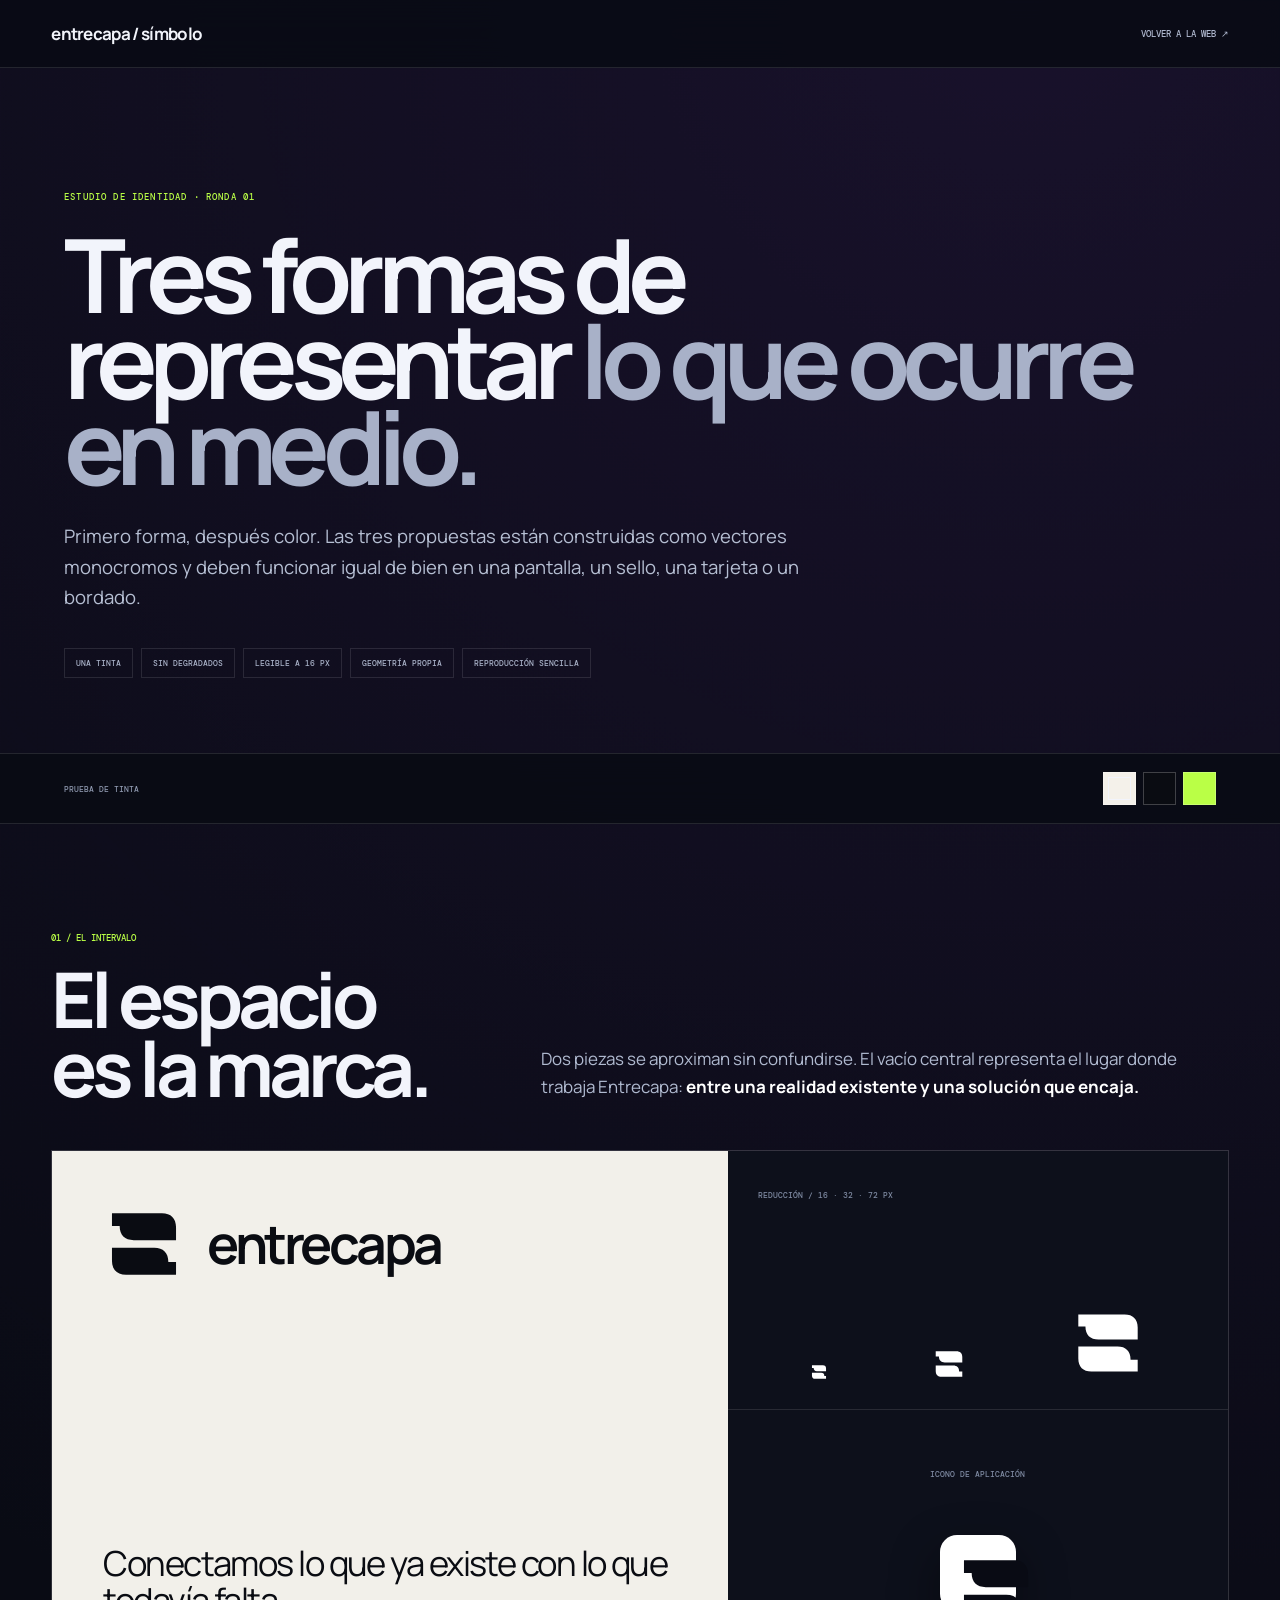
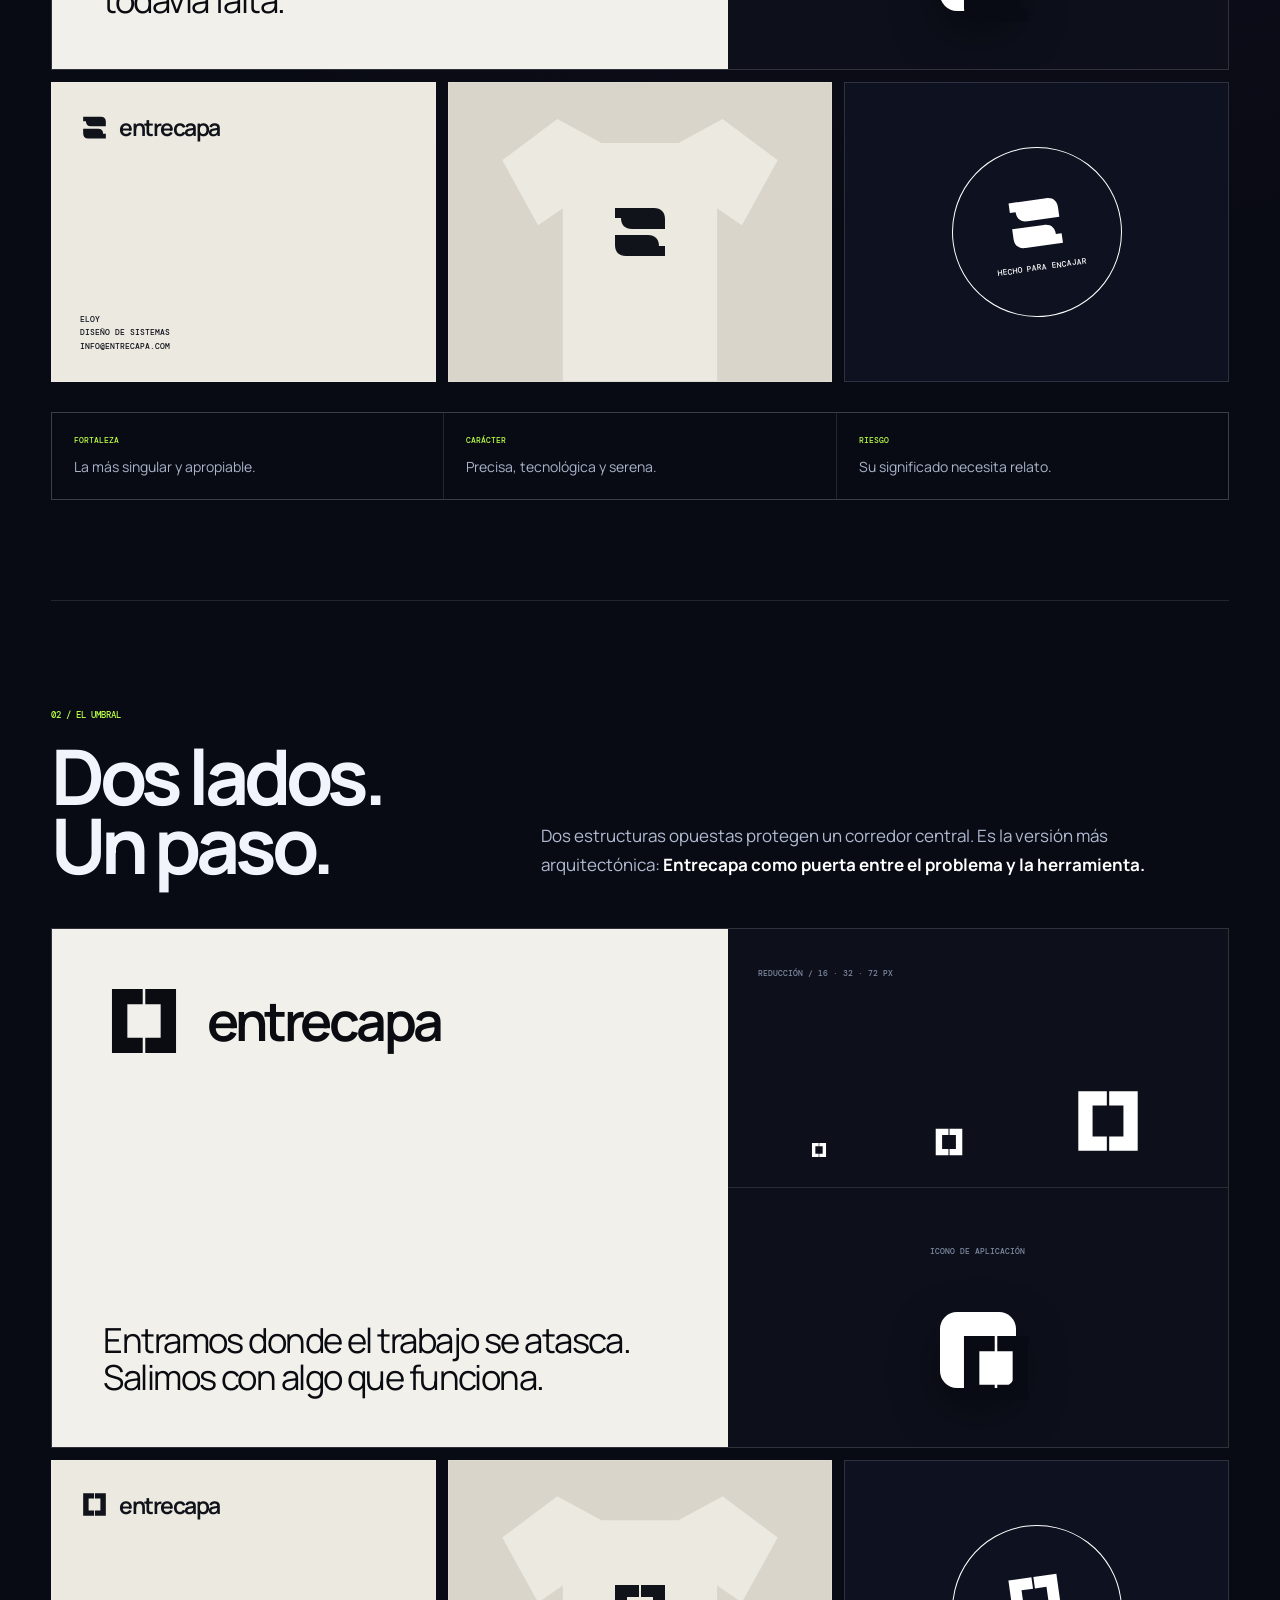
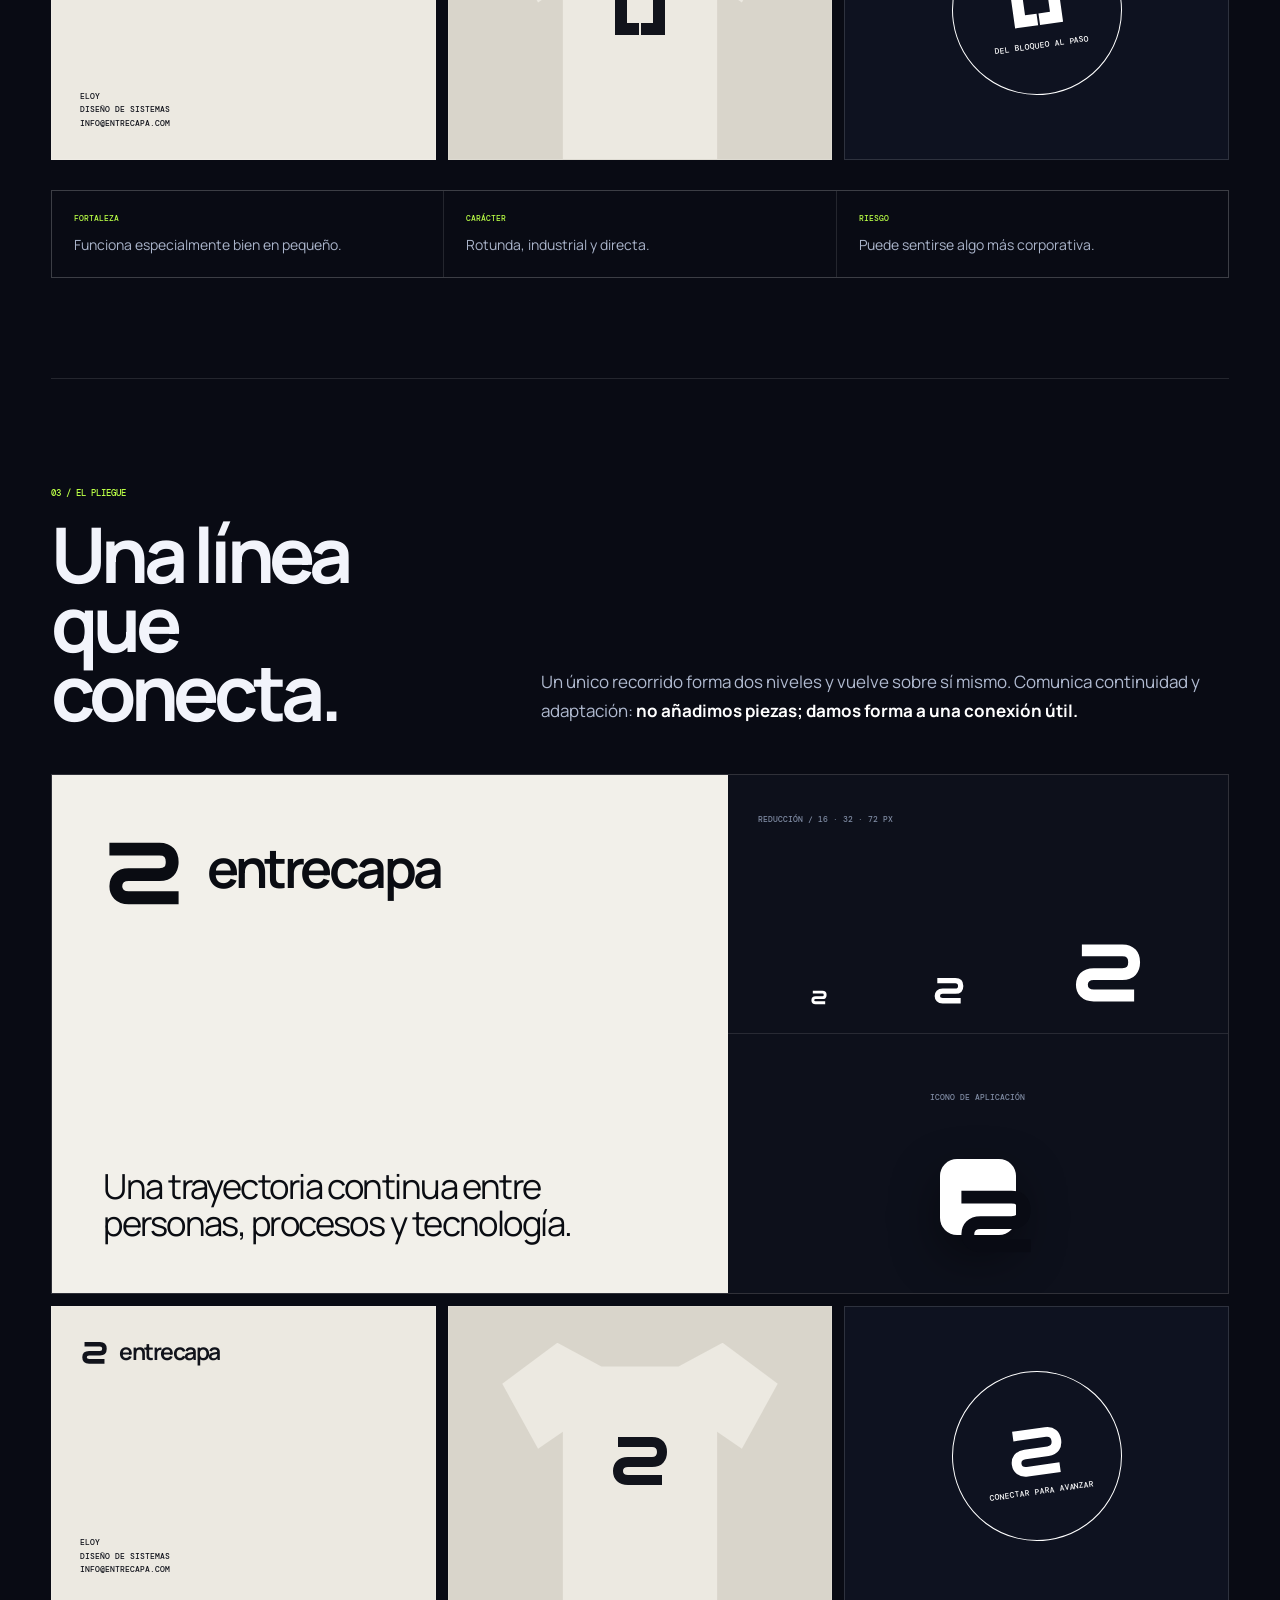
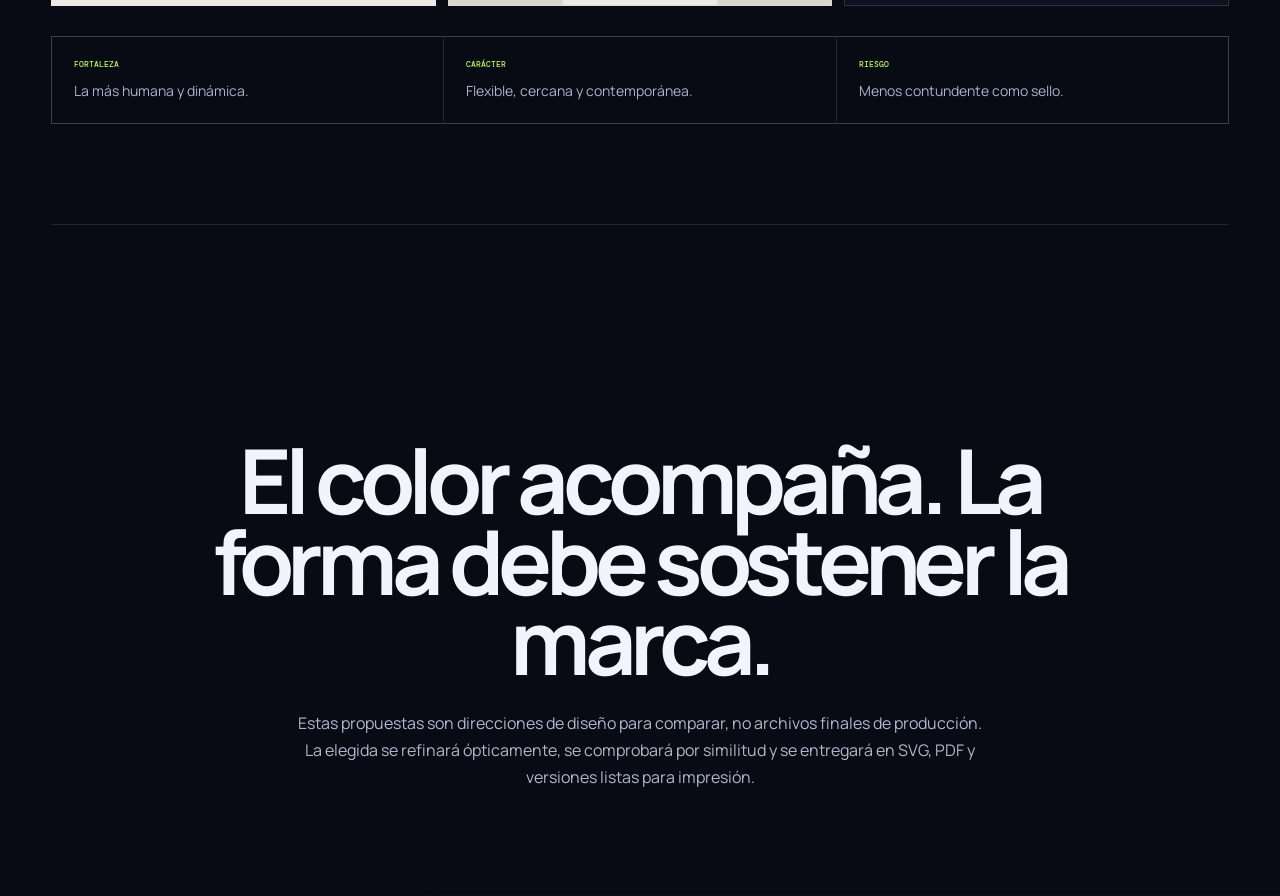
<file: logo/index.html>
<!doctype html>
<html lang="es">
<head>
  <meta charset="utf-8">
  <meta name="viewport" content="width=device-width,initial-scale=1">
  <meta name="theme-color" content="#090b14">
  <title>Entrecapa — Estudio de símbolo</title>
  <link rel="preconnect" href="https://fonts.googleapis.com">
  <link rel="preconnect" href="https://fonts.gstatic.com" crossorigin>
  <link href="https://fonts.googleapis.com/css2?family=DM+Mono:wght@400;500&family=Manrope:wght@400;500;600;700&display=swap" rel="stylesheet">
  <style>
    :root{--bg:#090b14;--panel:#101421;--paper:#f2f0ea;--text:#f2f4fb;--muted:#929cb3;--line:#ffffff1c;--acid:#baff46;--pink:#ff4fc8;--ink:#0a0c12;--ease:cubic-bezier(.2,.8,.2,1)}
    *{box-sizing:border-box}html{scroll-behavior:smooth;background:var(--bg)}body{margin:0;background:radial-gradient(circle at 80% 0,#4c26773b,transparent 32%),var(--bg);color:var(--text);font-family:Manrope,system-ui,sans-serif}button,a{font:inherit;color:inherit}svg{display:block}.mono{font-family:"DM Mono",monospace;text-transform:uppercase;letter-spacing:.08em}.nav{height:68px;padding:0 clamp(20px,4vw,64px);border-bottom:1px solid var(--line);display:flex;align-items:center;justify-content:space-between;position:sticky;top:0;z-index:10;background:#090b14dc;backdrop-filter:blur(18px)}.nav strong{font-size:17px;letter-spacing:-.04em}.nav a{text-decoration:none;font:500 9px "DM Mono";text-transform:uppercase;color:#aeb7cd}.hero{padding:clamp(70px,9vw,130px) clamp(20px,5vw,78px) 75px;max-width:1600px;margin:auto}.eyebrow{font:500 9px "DM Mono";letter-spacing:.13em;text-transform:uppercase;color:var(--acid)}h1{font-size:clamp(56px,8vw,120px);line-height:.84;letter-spacing:-.075em;margin:26px 0 32px;max-width:1080px}h1 span{color:#a8b1c8}.intro{font-size:clamp(17px,1.45vw,22px);line-height:1.65;color:#b5bed2;max-width:760px}.principles{display:flex;flex-wrap:wrap;gap:8px;margin-top:35px}.principles span{border:1px solid var(--line);padding:9px 11px;font:500 8px "DM Mono";text-transform:uppercase;color:#aab3c9}.controls{border-block:1px solid var(--line);padding:18px clamp(20px,5vw,78px);display:flex;align-items:center;justify-content:space-between;gap:18px;position:sticky;top:68px;z-index:8;background:#090b14e8;backdrop-filter:blur(16px)}.controls p{margin:0;font:500 8px "DM Mono";text-transform:uppercase;color:#8f99af}.swatches{display:flex;gap:7px}.swatch{width:33px;height:33px;border:1px solid #ffffff38;background:#f4f1ea;cursor:pointer;position:relative}.swatch[data-value="dark"]{background:#0a0c12}.swatch[data-value="acid"]{background:var(--acid)}.swatch[aria-pressed="true"]:after{content:"";position:absolute;inset:4px;border:1px solid currentColor}.lab{padding:0 clamp(20px,4vw,64px) 110px;max-width:1600px;margin:auto}.concept{padding:100px 0;border-bottom:1px solid var(--line)}.concept-head{display:grid;grid-template-columns:.72fr 1.28fr;gap:8vw;align-items:end;margin-bottom:48px}.index{font:500 9px "DM Mono";color:var(--acid);text-transform:uppercase}.concept h2{font-size:clamp(46px,6vw,86px);line-height:.9;letter-spacing:-.065em;margin:18px 0 0}.rationale{font-size:17px;line-height:1.7;color:#b0bad0;max-width:690px;margin:0}.rationale strong{color:#fff}.board{display:grid;grid-template-columns:1.15fr .85fr;border:1px solid #ffffff28;min-height:520px}.primary{background:var(--paper);color:var(--ink);display:flex;flex-direction:column;justify-content:space-between;padding:clamp(28px,4vw,58px);transition:background .3s,color .3s}.identity{display:flex;align-items:center;gap:22px}.mark{width:82px;height:82px;flex:0 0 auto;color:currentColor}.word{font-size:clamp(37px,4.2vw,64px);font-weight:650;letter-spacing:-.065em}.primary blockquote{font-size:clamp(25px,2.7vw,42px);line-height:1.08;letter-spacing:-.045em;margin:70px 0 0;max-width:650px}.specimens{display:grid;grid-template-rows:1fr 1fr;background:#0d101b}.specimen{padding:30px;border-bottom:1px solid var(--line);position:relative;overflow:hidden}.specimen:last-child{border:0}.label{font:500 8px "DM Mono";text-transform:uppercase;color:#7f8ba3}.size-row{display:flex;align-items:end;justify-content:space-around;height:calc(100% - 20px);color:#fff}.size-row .mark:nth-child(1){width:18px;height:18px}.size-row .mark:nth-child(2){width:34px;height:34px}.size-row .mark:nth-child(3){width:76px;height:76px}.favicon{display:grid;place-items:center}.favicon-box{width:76px;height:76px;border-radius:17px;background:#fff;color:#090b14;padding:15px;box-shadow:0 20px 50px #0007}.applications{display:grid;grid-template-columns:repeat(3,1fr);gap:12px;margin-top:12px}.application{min-height:300px;border:1px solid #ffffff22;position:relative;overflow:hidden}.card{background:#ece9e1;color:#11131b;padding:28px;display:flex;flex-direction:column;justify-content:space-between}.card .identity{gap:10px}.card .mark{width:29px;height:29px}.card .word{font-size:23px}.card small{font:500 8px/1.7 "DM Mono";text-transform:uppercase}.shirt{background:#d9d5cb;display:grid;place-items:center;color:#11131b}.shirt:before{content:"";position:absolute;width:72%;height:115%;top:12%;background:#ece9e1;clip-path:polygon(20% 0,36% 7%,64% 7%,80% 0,100% 12%,87% 31%,78% 26%,78% 100%,22% 100%,22% 26%,13% 31%,0 12%)}.shirt .mark{position:relative;z-index:1;width:64px;height:64px}.stamp{background:#0e1220;display:grid;place-items:center;color:#fff}.stamp-lockup{border:1px solid currentColor;border-radius:50%;width:170px;height:170px;display:grid;place-items:center;text-align:center;transform:rotate(-8deg)}.stamp-lockup .mark{width:62px;height:62px;margin:auto}.stamp-lockup span{display:block;font:500 8px "DM Mono";text-transform:uppercase;margin-top:8px}.verdict{margin-top:30px;display:grid;grid-template-columns:repeat(3,1fr);gap:1px;background:var(--line);border:1px solid var(--line)}.metric{background:var(--bg);padding:22px}.metric b{display:block;font:500 8px "DM Mono";text-transform:uppercase;color:var(--acid);margin-bottom:10px}.metric span{font-size:14px;color:#aab4ca}.final-note{padding:105px clamp(20px,5vw,78px);text-align:center}.final-note h2{font-size:clamp(48px,7vw,94px);line-height:.9;letter-spacing:-.07em;margin:0 auto 28px;max-width:900px}.final-note p{color:#aeb8cc;line-height:1.7;max-width:700px;margin:auto}.dark .primary{background:#090b14;color:#fff}.acid .primary{background:var(--acid);color:#0a0c12}.dark .favicon-box{background:#090b14;color:#fff}.acid .favicon-box{background:var(--acid);color:#090b14}
    @media(max-width:850px){.concept-head{grid-template-columns:1fr;gap:25px}.board{grid-template-columns:1fr}.primary{min-height:420px}.specimens{grid-template-columns:1fr 1fr;grid-template-rows:auto}.specimen{min-height:190px;border-bottom:0;border-right:1px solid var(--line)}.applications{grid-template-columns:1fr 1fr}.applications .application:last-child{grid-column:1/-1}.verdict{grid-template-columns:1fr}}
    @media(max-width:520px){.nav{height:62px}.controls{top:62px}.hero{padding-top:65px}.controls p{display:none}.concept{padding:72px 0}.concept h2{font-size:50px}.rationale{font-size:15px}.board{min-height:0}.primary{min-height:360px;padding:27px 23px}.identity{gap:13px}.identity .mark{width:55px;height:55px}.word{font-size:38px}.primary blockquote{font-size:28px;margin-top:65px}.specimens{grid-template-columns:1fr}.specimen{border-right:0;border-bottom:1px solid var(--line)}.applications{grid-template-columns:1fr}.applications .application:last-child{grid-column:auto}.application{min-height:265px}}
    @media(prefers-reduced-motion:reduce){html{scroll-behavior:auto}}
  </style>
</head>
<body>
  <nav class="nav"><strong>entrecapa / símbolo</strong><a href="../">Volver a la web ↗</a></nav>
  <header class="hero"><span class="eyebrow">Estudio de identidad · Ronda 01</span><h1>Tres formas de representar <span>lo que ocurre en medio.</span></h1><p class="intro">Primero forma, después color. Las tres propuestas están construidas como vectores monocromos y deben funcionar igual de bien en una pantalla, un sello, una tarjeta o un bordado.</p><div class="principles"><span>Una tinta</span><span>Sin degradados</span><span>Legible a 16 px</span><span>Geometría propia</span><span>Reproducción sencilla</span></div></header>
  <div class="controls"><p>Prueba de tinta</p><div class="swatches"><button class="swatch" data-value="light" aria-label="Fondo claro" aria-pressed="true"></button><button class="swatch" data-value="dark" aria-label="Fondo oscuro" aria-pressed="false"></button><button class="swatch" data-value="acid" aria-label="Tinta de acento" aria-pressed="false"></button></div></div>
  <main class="lab" id="lab">
    <section class="concept"><div class="concept-head"><div><span class="index">01 / EL INTERVALO</span><h2>El espacio es la marca.</h2></div><p class="rationale">Dos piezas se aproximan sin confundirse. El vacío central representa el lugar donde trabaja Entrecapa: <strong>entre una realidad existente y una solución que encaja.</strong></p></div><div class="board"><div class="primary"><div class="identity"><svg class="mark" viewBox="0 0 64 64" aria-label="Símbolo El intervalo"><path fill="currentColor" d="M7 8h39c7 0 11 4 11 11v10H24c-7 0-11-4-11-11H7V8Zm50 48H18C11 56 7 52 7 45V35h33c7 0 11 4 11 11h6v10Z"/></svg><span class="word">entrecapa</span></div><blockquote>Conectamos lo que ya existe con lo que todavía falta.</blockquote></div><div class="specimens"><div class="specimen"><span class="label">Reducción / 16 · 32 · 72 px</span><div class="size-row"><svg class="mark" viewBox="0 0 64 64"><path fill="currentColor" d="M7 8h39c7 0 11 4 11 11v10H24c-7 0-11-4-11-11H7V8Zm50 48H18C11 56 7 52 7 45V35h33c7 0 11 4 11 11h6v10Z"/></svg><svg class="mark" viewBox="0 0 64 64"><path fill="currentColor" d="M7 8h39c7 0 11 4 11 11v10H24c-7 0-11-4-11-11H7V8Zm50 48H18C11 56 7 52 7 45V35h33c7 0 11 4 11 11h6v10Z"/></svg><svg class="mark" viewBox="0 0 64 64"><path fill="currentColor" d="M7 8h39c7 0 11 4 11 11v10H24c-7 0-11-4-11-11H7V8Zm50 48H18C11 56 7 52 7 45V35h33c7 0 11 4 11 11h6v10Z"/></svg></div></div><div class="specimen favicon"><span class="label">Icono de aplicación</span><div class="favicon-box"><svg class="mark" viewBox="0 0 64 64"><path fill="currentColor" d="M7 8h39c7 0 11 4 11 11v10H24c-7 0-11-4-11-11H7V8Zm50 48H18C11 56 7 52 7 45V35h33c7 0 11 4 11 11h6v10Z"/></svg></div></div></div></div><div class="applications"><div class="application card"><div class="identity"><svg class="mark" viewBox="0 0 64 64"><path fill="currentColor" d="M7 8h39c7 0 11 4 11 11v10H24c-7 0-11-4-11-11H7V8Zm50 48H18C11 56 7 52 7 45V35h33c7 0 11 4 11 11h6v10Z"/></svg><span class="word">entrecapa</span></div><small>Eloy<br>Diseño de sistemas<br>info@entrecapa.com</small></div><div class="application shirt"><svg class="mark" viewBox="0 0 64 64"><path fill="currentColor" d="M7 8h39c7 0 11 4 11 11v10H24c-7 0-11-4-11-11H7V8Zm50 48H18C11 56 7 52 7 45V35h33c7 0 11 4 11 11h6v10Z"/></svg></div><div class="application stamp"><div class="stamp-lockup"><div><svg class="mark" viewBox="0 0 64 64"><path fill="currentColor" d="M7 8h39c7 0 11 4 11 11v10H24c-7 0-11-4-11-11H7V8Zm50 48H18C11 56 7 52 7 45V35h33c7 0 11 4 11 11h6v10Z"/></svg><span>Hecho para encajar</span></div></div></div></div><div class="verdict"><div class="metric"><b>Fortaleza</b><span>La más singular y apropiable.</span></div><div class="metric"><b>Carácter</b><span>Precisa, tecnológica y serena.</span></div><div class="metric"><b>Riesgo</b><span>Su significado necesita relato.</span></div></div></section>
    <section class="concept"><div class="concept-head"><div><span class="index">02 / EL UMBRAL</span><h2>Dos lados. Un paso.</h2></div><p class="rationale">Dos estructuras opuestas protegen un corredor central. Es la versión más arquitectónica: <strong>Entrecapa como puerta entre el problema y la herramienta.</strong></p></div><div class="board"><div class="primary"><div class="identity"><svg class="mark" viewBox="0 0 64 64" aria-label="Símbolo El umbral"><path fill="currentColor" d="M7 7h24v12H19v26h12v12H7V7Zm50 0v50H33V45h12V19H33V7h24Z"/></svg><span class="word">entrecapa</span></div><blockquote>Entramos donde el trabajo se atasca. Salimos con algo que funciona.</blockquote></div><div class="specimens"><div class="specimen"><span class="label">Reducción / 16 · 32 · 72 px</span><div class="size-row"><svg class="mark" viewBox="0 0 64 64"><path fill="currentColor" d="M7 7h24v12H19v26h12v12H7V7Zm50 0v50H33V45h12V19H33V7h24Z"/></svg><svg class="mark" viewBox="0 0 64 64"><path fill="currentColor" d="M7 7h24v12H19v26h12v12H7V7Zm50 0v50H33V45h12V19H33V7h24Z"/></svg><svg class="mark" viewBox="0 0 64 64"><path fill="currentColor" d="M7 7h24v12H19v26h12v12H7V7Zm50 0v50H33V45h12V19H33V7h24Z"/></svg></div></div><div class="specimen favicon"><span class="label">Icono de aplicación</span><div class="favicon-box"><svg class="mark" viewBox="0 0 64 64"><path fill="currentColor" d="M7 7h24v12H19v26h12v12H7V7Zm50 0v50H33V45h12V19H33V7h24Z"/></svg></div></div></div></div><div class="applications"><div class="application card"><div class="identity"><svg class="mark" viewBox="0 0 64 64"><path fill="currentColor" d="M7 7h24v12H19v26h12v12H7V7Zm50 0v50H33V45h12V19H33V7h24Z"/></svg><span class="word">entrecapa</span></div><small>Eloy<br>Diseño de sistemas<br>info@entrecapa.com</small></div><div class="application shirt"><svg class="mark" viewBox="0 0 64 64"><path fill="currentColor" d="M7 7h24v12H19v26h12v12H7V7Zm50 0v50H33V45h12V19H33V7h24Z"/></svg></div><div class="application stamp"><div class="stamp-lockup"><div><svg class="mark" viewBox="0 0 64 64"><path fill="currentColor" d="M7 7h24v12H19v26h12v12H7V7Zm50 0v50H33V45h12V19H33V7h24Z"/></svg><span>Del bloqueo al paso</span></div></div></div></div><div class="verdict"><div class="metric"><b>Fortaleza</b><span>Funciona especialmente bien en pequeño.</span></div><div class="metric"><b>Carácter</b><span>Rotunda, industrial y directa.</span></div><div class="metric"><b>Riesgo</b><span>Puede sentirse algo más corporativa.</span></div></div></section>
    <section class="concept"><div class="concept-head"><div><span class="index">03 / EL PLIEGUE</span><h2>Una línea que conecta.</h2></div><p class="rationale">Un único recorrido forma dos niveles y vuelve sobre sí mismo. Comunica continuidad y adaptación: <strong>no añadimos piezas; damos forma a una conexión útil.</strong></p></div><div class="board"><div class="primary"><div class="identity"><svg class="mark" viewBox="0 0 64 64" aria-label="Símbolo El pliegue"><path fill="none" stroke="currentColor" stroke-width="10" stroke-linecap="square" stroke-linejoin="round" d="M10 18h34c7 0 10 4 10 10s-3 10-10 10H20c-7 0-10 4-10 9s3 9 10 9h34"/></svg><span class="word">entrecapa</span></div><blockquote>Una trayectoria continua entre personas, procesos y tecnología.</blockquote></div><div class="specimens"><div class="specimen"><span class="label">Reducción / 16 · 32 · 72 px</span><div class="size-row"><svg class="mark" viewBox="0 0 64 64"><path fill="none" stroke="currentColor" stroke-width="10" d="M10 18h34c7 0 10 4 10 10s-3 10-10 10H20c-7 0-10 4-10 9s3 9 10 9h34"/></svg><svg class="mark" viewBox="0 0 64 64"><path fill="none" stroke="currentColor" stroke-width="10" d="M10 18h34c7 0 10 4 10 10s-3 10-10 10H20c-7 0-10 4-10 9s3 9 10 9h34"/></svg><svg class="mark" viewBox="0 0 64 64"><path fill="none" stroke="currentColor" stroke-width="10" d="M10 18h34c7 0 10 4 10 10s-3 10-10 10H20c-7 0-10 4-10 9s3 9 10 9h34"/></svg></div></div><div class="specimen favicon"><span class="label">Icono de aplicación</span><div class="favicon-box"><svg class="mark" viewBox="0 0 64 64"><path fill="none" stroke="currentColor" stroke-width="10" stroke-linecap="square" stroke-linejoin="round" d="M10 18h34c7 0 10 4 10 10s-3 10-10 10H20c-7 0-10 4-10 9s3 9 10 9h34"/></svg></div></div></div></div><div class="applications"><div class="application card"><div class="identity"><svg class="mark" viewBox="0 0 64 64"><path fill="none" stroke="currentColor" stroke-width="10" d="M10 18h34c7 0 10 4 10 10s-3 10-10 10H20c-7 0-10 4-10 9s3 9 10 9h34"/></svg><span class="word">entrecapa</span></div><small>Eloy<br>Diseño de sistemas<br>info@entrecapa.com</small></div><div class="application shirt"><svg class="mark" viewBox="0 0 64 64"><path fill="none" stroke="currentColor" stroke-width="10" d="M10 18h34c7 0 10 4 10 10s-3 10-10 10H20c-7 0-10 4-10 9s3 9 10 9h34"/></svg></div><div class="application stamp"><div class="stamp-lockup"><div><svg class="mark" viewBox="0 0 64 64"><path fill="none" stroke="currentColor" stroke-width="10" d="M10 18h34c7 0 10 4 10 10s-3 10-10 10H20c-7 0-10 4-10 9s3 9 10 9h34"/></svg><span>Conectar para avanzar</span></div></div></div></div><div class="verdict"><div class="metric"><b>Fortaleza</b><span>La más humana y dinámica.</span></div><div class="metric"><b>Carácter</b><span>Flexible, cercana y contemporánea.</span></div><div class="metric"><b>Riesgo</b><span>Menos contundente como sello.</span></div></div></section>
  </main>
  <footer class="final-note"><h2>El color acompaña. La forma debe sostener la marca.</h2><p>Estas propuestas son direcciones de diseño para comparar, no archivos finales de producción. La elegida se refinará ópticamente, se comprobará por similitud y se entregará en SVG, PDF y versiones listas para impresión.</p></footer>
  <script>
    const lab=document.getElementById('lab');
    document.querySelectorAll('.swatch').forEach(button=>button.addEventListener('click',()=>{
      document.querySelectorAll('.swatch').forEach(item=>item.setAttribute('aria-pressed','false'));
      button.setAttribute('aria-pressed','true');
      lab.classList.remove('dark','acid');
      if(button.dataset.value!=='light')lab.classList.add(button.dataset.value);
    }));
  </script>
</body>
</html>
</file>
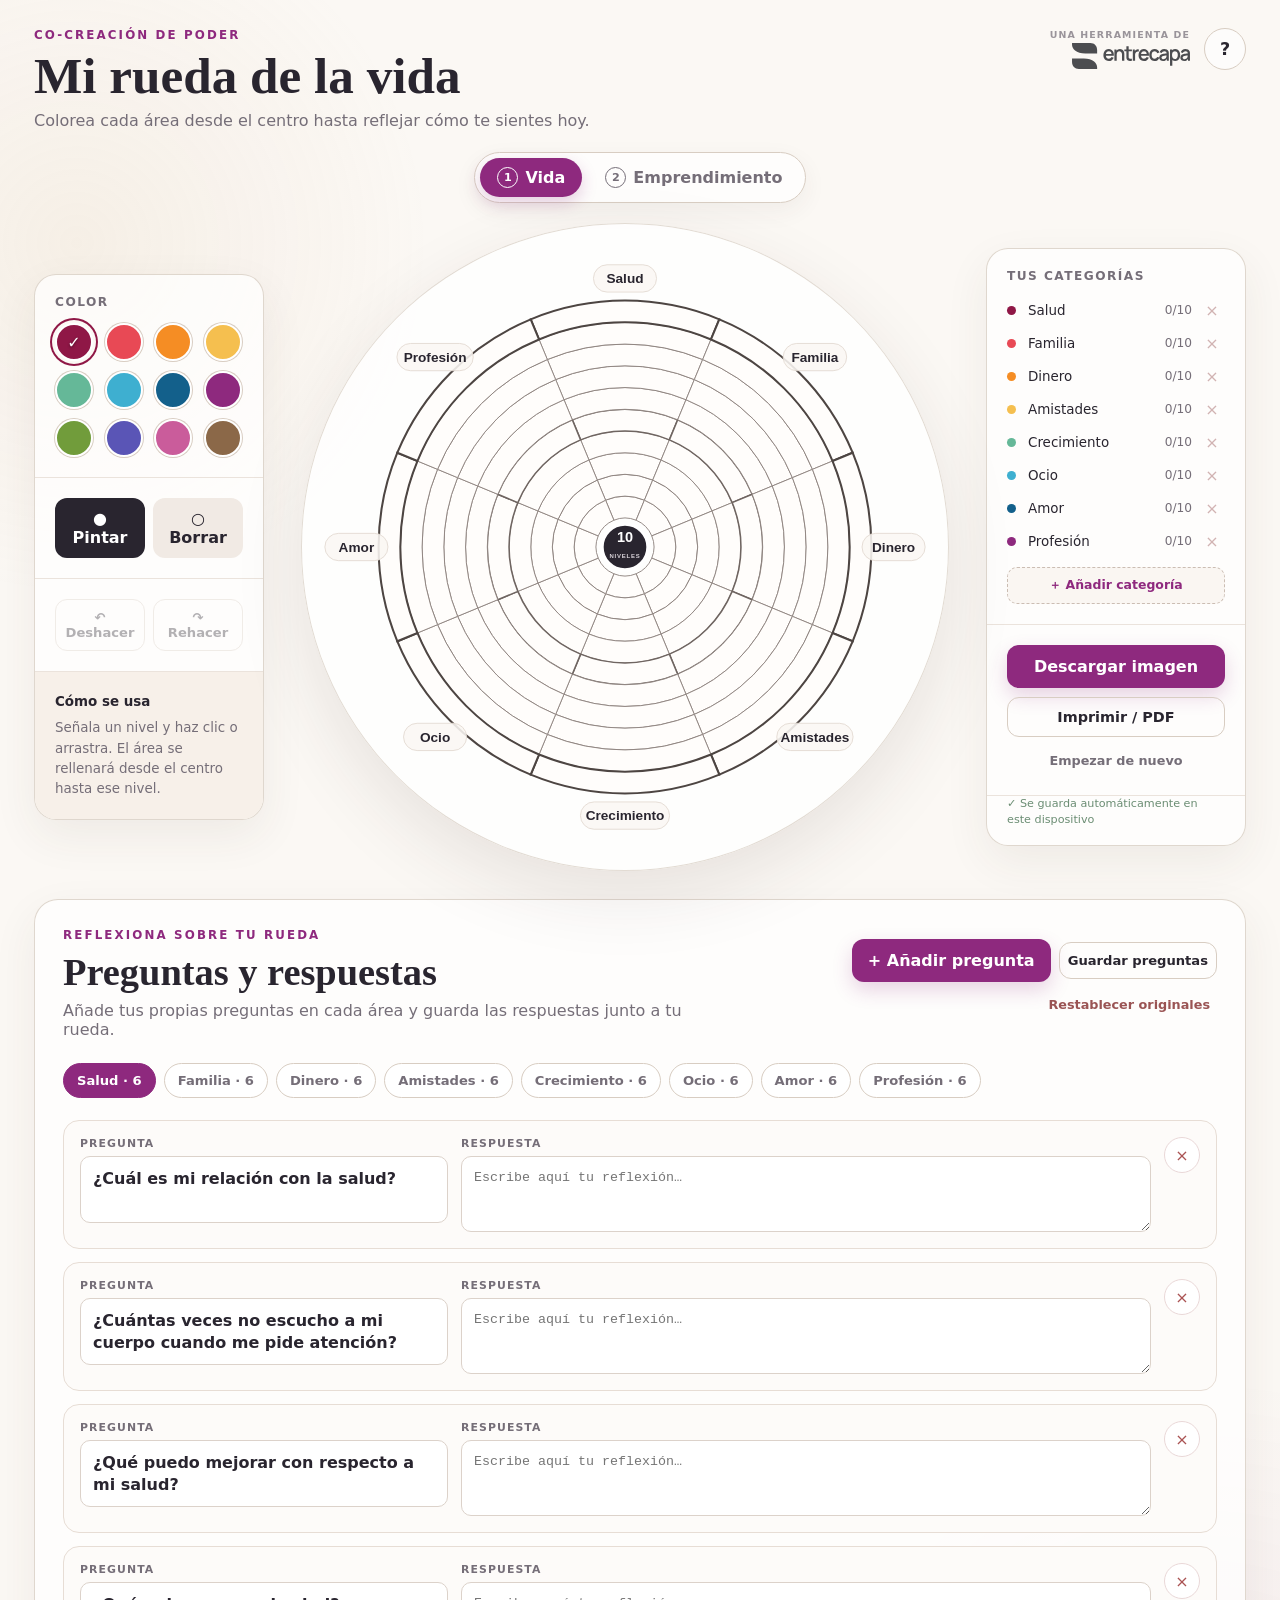
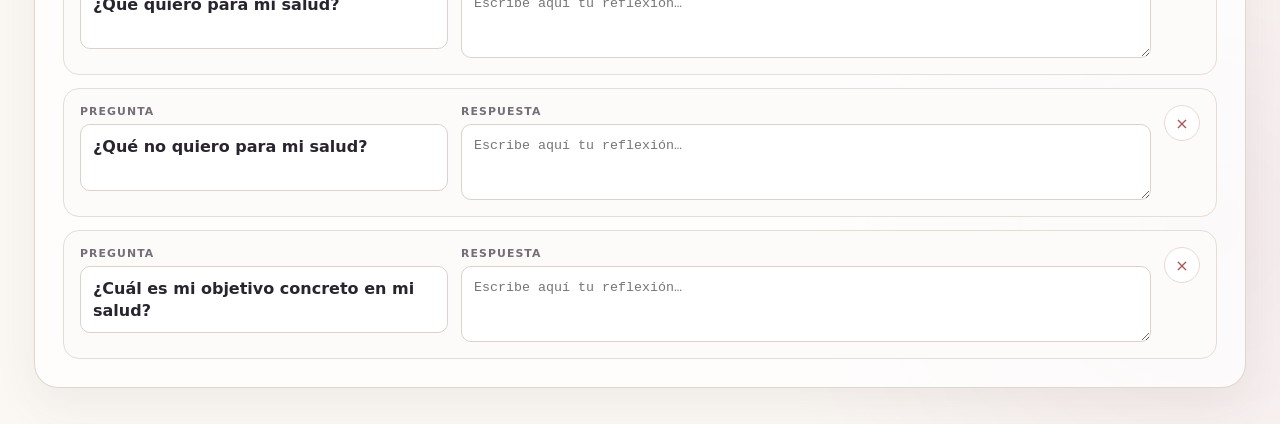
<file: rueda/index.html>
<!doctype html>
<html lang="es">
  <head>
    <meta charset="UTF-8" />
    <meta name="viewport" content="width=device-width, initial-scale=1.0" />
    <meta name="theme-color" content="#f7f2ec" />
    <meta name="robots" content="noindex, nofollow, noarchive" />
    <meta name="description" content="Herramienta interactiva para completar la Rueda de la Vida y la Rueda Emprendedora." />
    <link rel="canonical" href="https://www.entrecapa.com/rueda/" />
    <link rel="icon" href="assets/entrecapa-mark.svg" type="image/svg+xml" />
    <title>Mi rueda de la vida | Entrecapa</title>
    <link rel="stylesheet" href="styles.css" />
  </head>
  <body>
    <main class="app-shell">
      <header class="hero">
        <div>
          <span class="eyebrow">CO-CREACIÓN DE PODER</span>
          <h1 id="pageTitle">Mi rueda de la vida</h1>
          <p id="pageSubtitle">Colorea cada área desde el centro hasta reflejar cómo te sientes hoy.</p>
        </div>
        <div class="hero-actions">
          <a class="entrecapa-signature" href="/" aria-label="Visitar Entrecapa">
            <span>Una herramienta de</span>
            <img src="assets/entrecapa-horizontal-black.svg" alt="Entrecapa" width="141" height="30" />
          </a>
          <button class="icon-button" id="helpButton" aria-label="Ver instrucciones" title="Instrucciones">?</button>
        </div>
      </header>

      <nav class="wheel-tabs" role="tablist" aria-label="Elige una rueda">
        <button class="wheel-tab active" id="lifeTab" role="tab" aria-selected="true" data-wheel="life">
          <span>1</span> Vida
        </button>
        <button class="wheel-tab" id="businessTab" role="tab" aria-selected="false" data-wheel="business">
          <span>2</span> Emprendimiento
        </button>
      </nav>

      <section class="workspace">
        <aside class="panel controls" aria-label="Herramientas de color">
          <div class="panel-section">
            <span class="section-label">Color</span>
            <div class="palette" id="palette" role="radiogroup" aria-label="Paleta de colores"></div>
          </div>

          <div class="panel-section compact">
            <button class="tool-button active" id="paintButton" data-tool="paint" aria-pressed="true">
              <span aria-hidden="true">●</span> Pintar
            </button>
            <button class="tool-button" id="eraseButton" data-tool="erase" aria-pressed="false">
              <span aria-hidden="true">○</span> Borrar
            </button>
          </div>

          <div class="panel-section compact two-columns">
            <button class="secondary-button" id="undoButton" title="Deshacer (Ctrl+Z)">↶ Deshacer</button>
            <button class="secondary-button" id="redoButton" title="Rehacer (Ctrl+Y)">↷ Rehacer</button>
          </div>

          <div class="panel-section hint">
            <strong>Cómo se usa</strong>
            <p>Señala un nivel y haz clic o arrastra. El área se rellenará desde el centro hasta ese nivel.</p>
          </div>
        </aside>

        <section class="wheel-card" aria-label="Rueda de la vida interactiva">
          <div class="wheel-wrap" id="wheelWrap">
            <svg id="lifeWheel" viewBox="0 0 760 760" role="img" aria-labelledby="wheelTitle wheelDesc">
              <title id="wheelTitle">Rueda de la vida interactiva</title>
              <desc id="wheelDesc">Ocho áreas divididas en diez niveles que pueden colorearse.</desc>
              <g id="cells"></g>
              <g id="labels"></g>
              <circle cx="380" cy="380" r="27" class="wheel-center" />
              <text x="380" y="374" class="center-number">10</text>
              <text x="380" y="393" class="center-caption">NIVELES</text>
            </svg>
            <div class="drag-tip" id="dragTip">Elige un nivel del 1 al 10</div>
          </div>

          <div class="mobile-toolbar" aria-label="Herramientas rápidas">
            <button id="mobilePaint" class="mobile-tool active" aria-label="Pintar">●</button>
            <button id="mobileErase" class="mobile-tool" aria-label="Borrar">○</button>
            <div class="mobile-color" id="mobileColor" aria-hidden="true"></div>
            <button id="mobileUndo" class="mobile-tool" aria-label="Deshacer">↶</button>
            <button id="mobileRedo" class="mobile-tool" aria-label="Rehacer">↷</button>
          </div>
        </section>

        <aside class="panel result-panel" aria-label="Resumen y acciones">
          <div class="panel-section">
            <span class="section-label">Tus categorías</span>
            <div class="area-list" id="areaList"></div>
            <button class="add-area-button" id="addAreaButton" type="button">＋ Añadir categoría</button>
          </div>

          <div class="panel-section actions">
            <button class="primary-button" id="downloadButton">Descargar imagen</button>
            <button class="secondary-button full" id="printButton">Imprimir / PDF</button>
            <button class="text-button" id="resetButton">Empezar de nuevo</button>
          </div>
          <p class="save-note"><span aria-hidden="true">✓</span> Se guarda automáticamente en este dispositivo</p>
        </aside>
      </section>

      <section class="journal" aria-labelledby="journalTitle">
        <div class="journal-heading">
          <div>
            <span class="eyebrow">REFLEXIONA SOBRE TU RUEDA</span>
            <h2 id="journalTitle">Preguntas y respuestas</h2>
            <p>Añade tus propias preguntas en cada área y guarda las respuestas junto a tu rueda.</p>
          </div>
          <div class="journal-actions">
            <button class="primary-button add-question" id="addQuestionButton">+ Añadir pregunta</button>
            <button class="secondary-button" id="saveQuestionsButton">Guardar preguntas</button>
            <button class="text-button restore-questions" id="restoreQuestionsButton">Restablecer originales</button>
            <span class="question-save-status" id="questionSaveStatus" aria-live="polite"></span>
          </div>
        </div>
        <div class="area-tabs" id="areaTabs" role="tablist" aria-label="Selecciona un área"></div>
        <div class="question-list" id="questionList" aria-live="polite"></div>
        <div class="empty-questions" id="emptyQuestions">
          <span aria-hidden="true">✦</span>
          <strong>Aún no hay preguntas en esta área</strong>
          <p>Puedes añadir preguntas como «¿Qué quiero mejorar?» o «¿Qué pequeño paso puedo dar esta semana?»</p>
          <button class="secondary-button" id="emptyAddButton">Añadir la primera pregunta</button>
        </div>
      </section>
    </main>

    <dialog id="helpDialog">
      <button class="dialog-close" id="closeHelp" aria-label="Cerrar">×</button>
      <span class="eyebrow">GUÍA RÁPIDA</span>
      <h2>Construye tu rueda</h2>
      <ol>
        <li>Elige un color de la paleta.</li>
        <li>Pinta desde el centro hacia fuera en cada área.</li>
        <li>Un nivel bajo indica poca satisfacción; el 10, satisfacción plena.</li>
        <li>Cambia los nombres de las áreas tocando sobre ellos en la lista.</li>
        <li>Descarga o imprime tu rueda cuando termines.</li>
      </ol>
      <button class="primary-button" id="startButton">Empezar</button>
    </dialog>

    <script src="app.js"></script>
  </body>
</html>
</file>
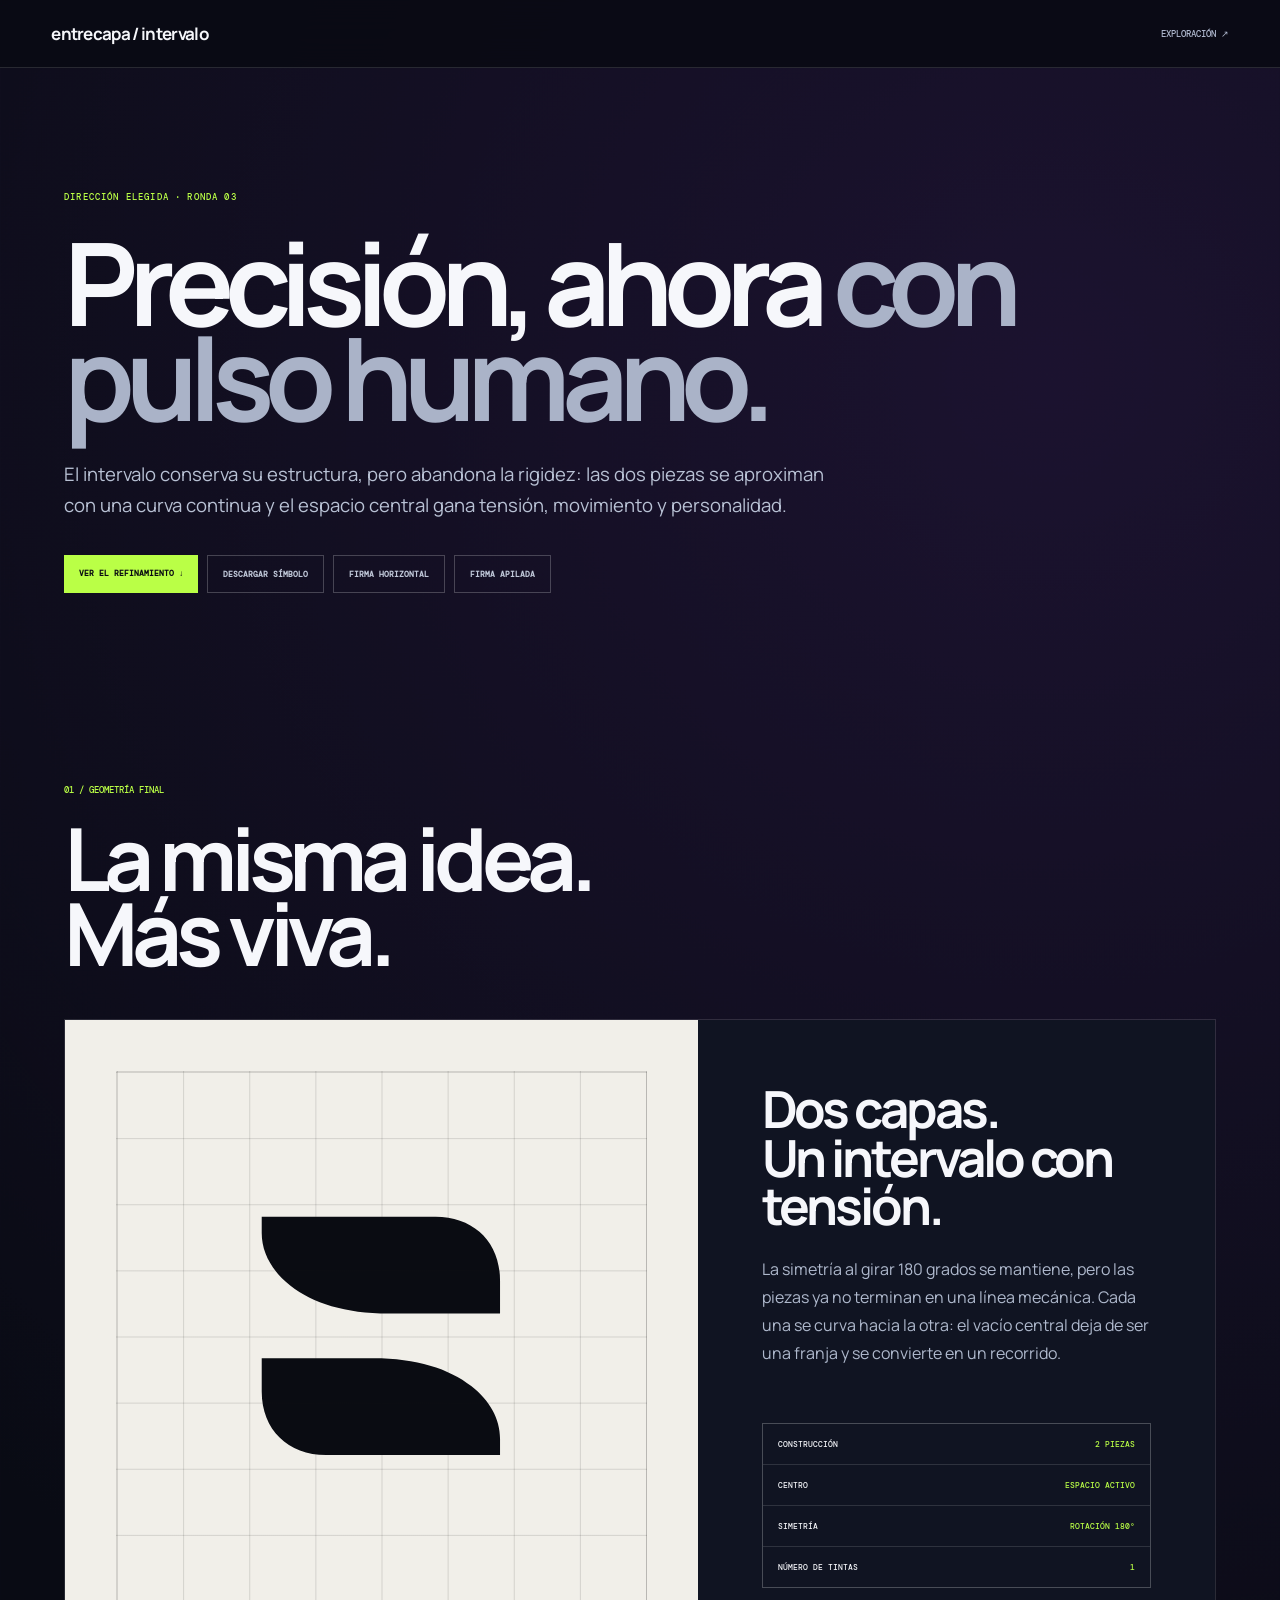
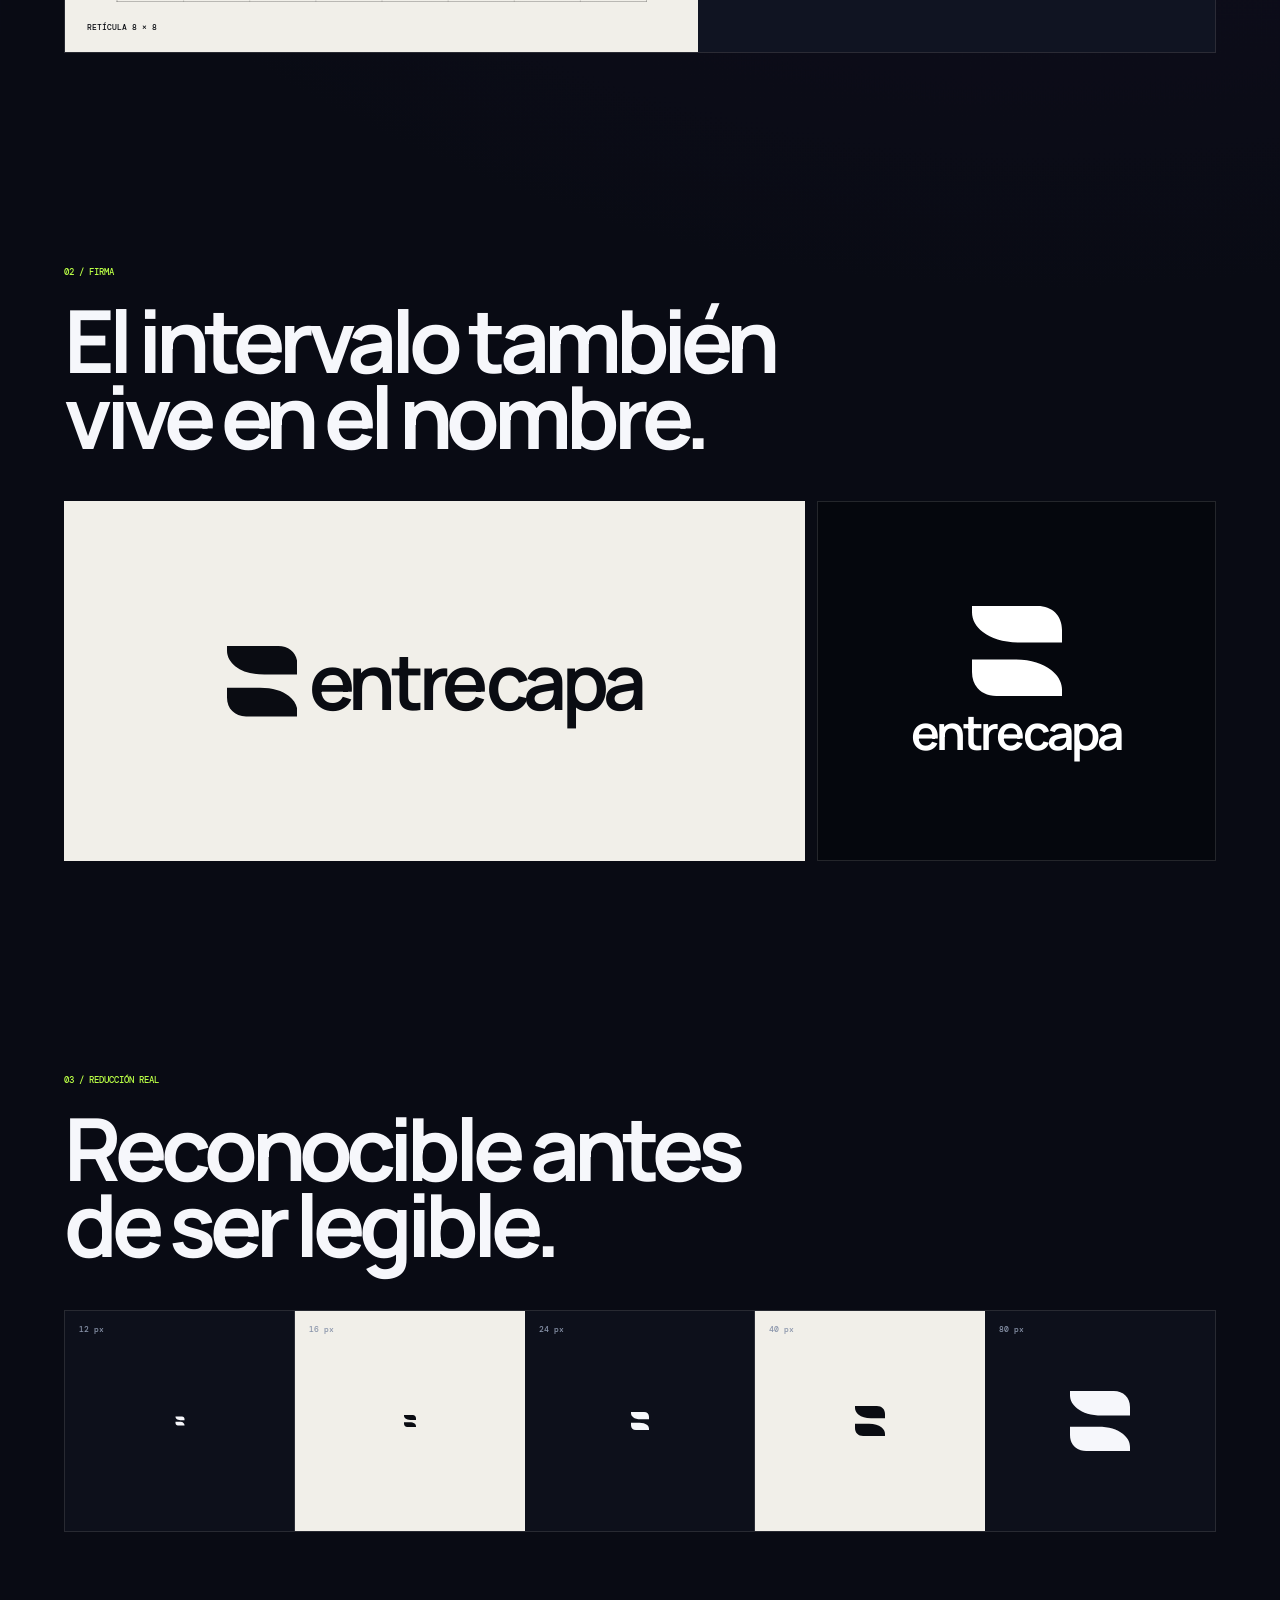
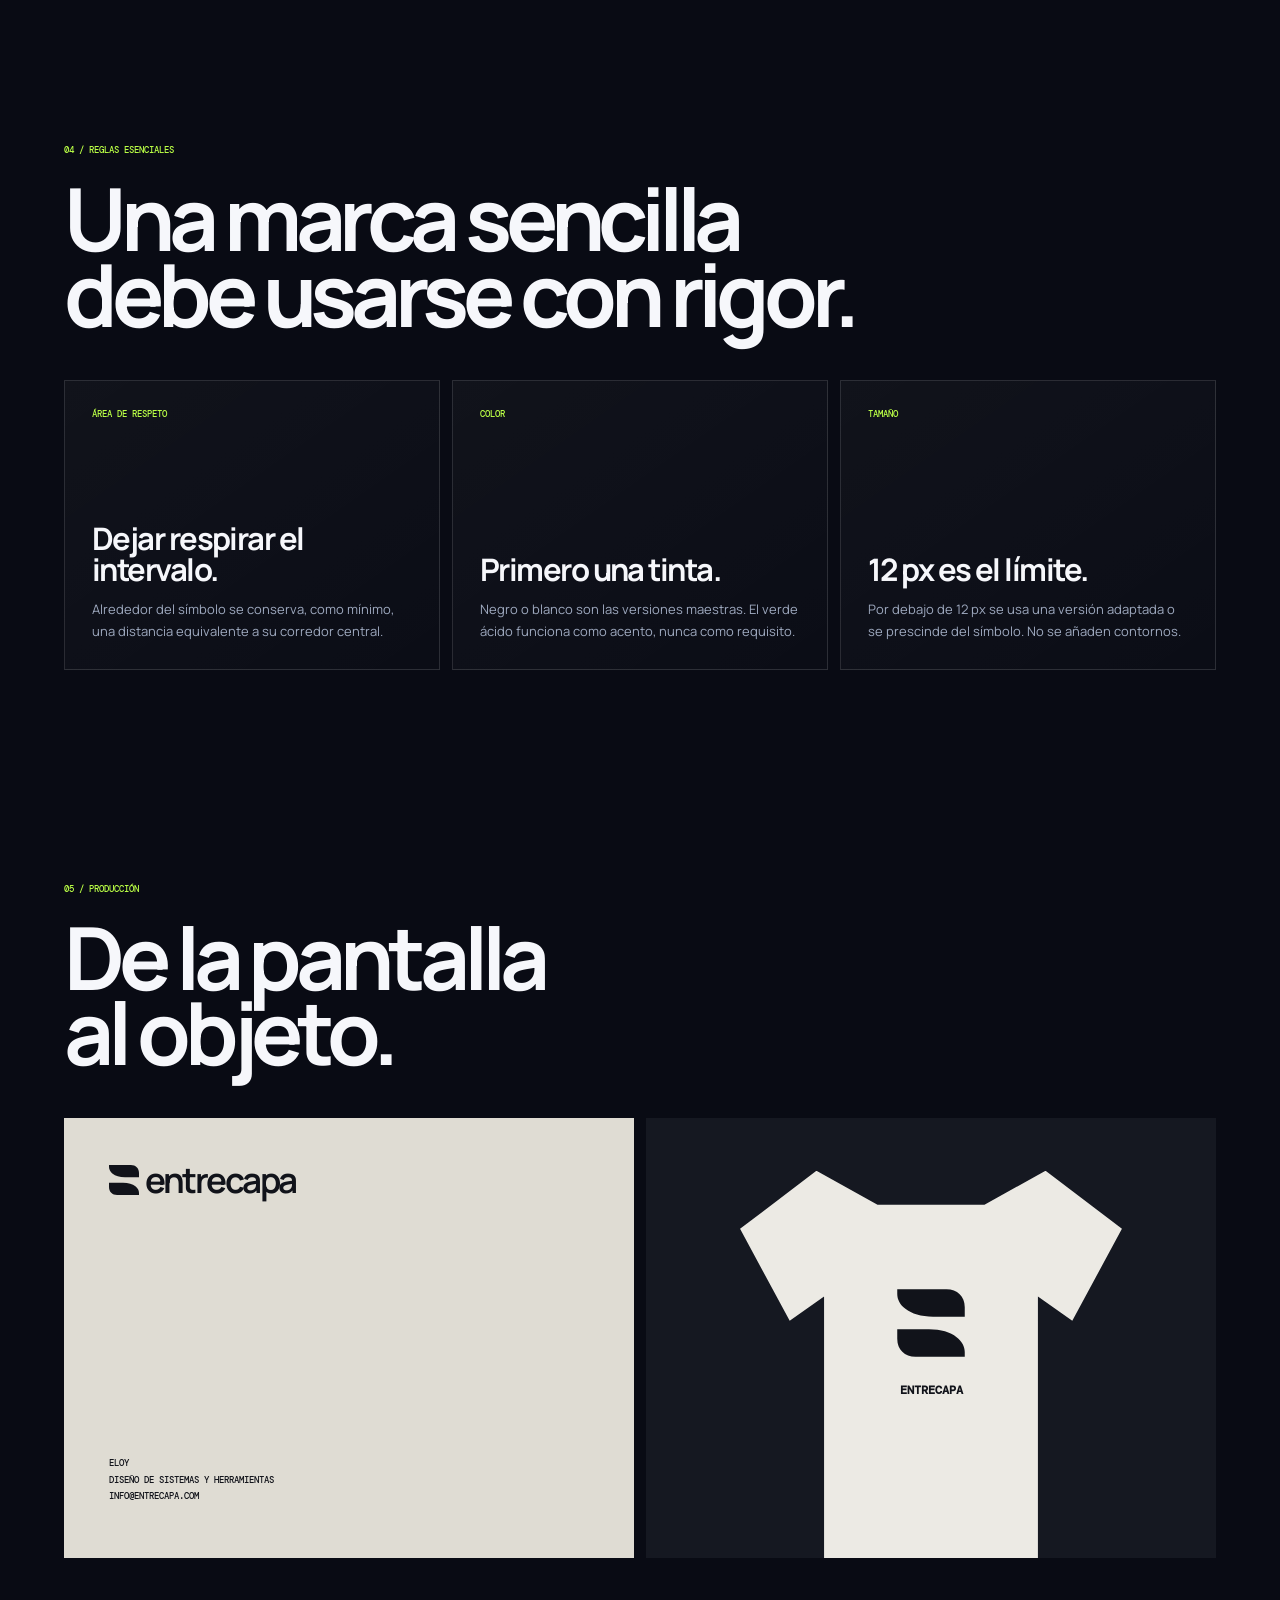
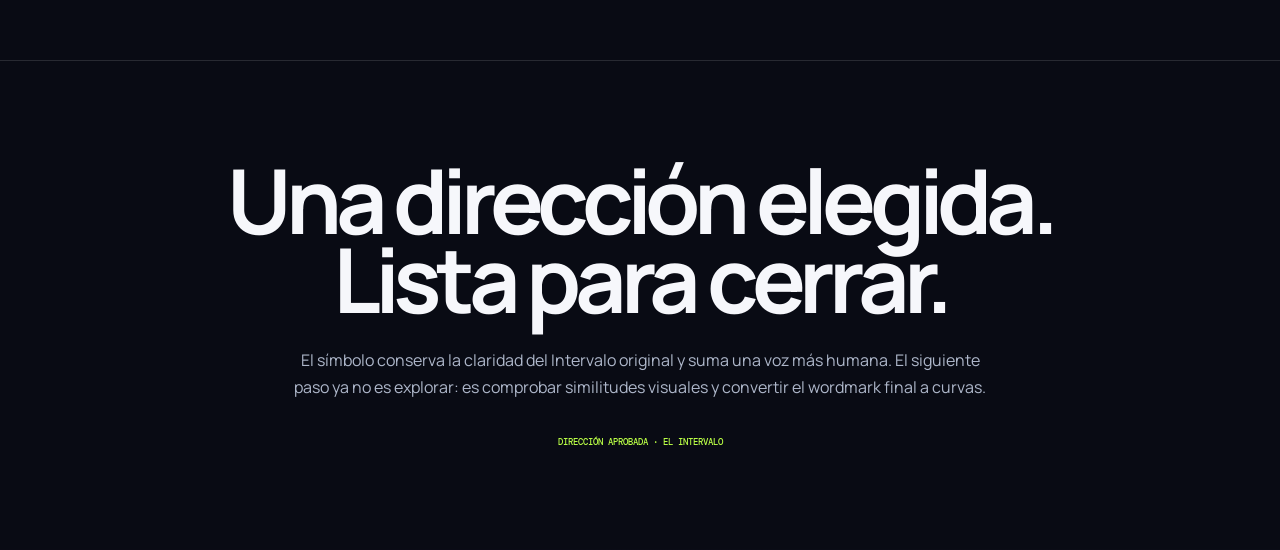
<file: logo/intervalo/index.html>
<!doctype html>
<html lang="es">
<head>
  <meta charset="utf-8">
  <meta name="viewport" content="width=device-width,initial-scale=1">
  <meta name="theme-color" content="#090b14">
  <title>Entrecapa — El intervalo, ronda 03</title>
  <link rel="preconnect" href="https://fonts.googleapis.com">
  <link rel="preconnect" href="https://fonts.gstatic.com" crossorigin>
  <link href="https://fonts.googleapis.com/css2?family=DM+Mono:wght@400;500&family=Manrope:wght@400;500;600;700&display=swap" rel="stylesheet">
  <style>
    :root{--night:#090b14;--night2:#101422;--paper:#f1efe9;--ink:#0a0c12;--white:#f6f7fb;--muted:#9da7bd;--line:#ffffff20;--acid:#baff46;--pink:#ff4fc8;--ease:cubic-bezier(.2,.8,.2,1)}*{box-sizing:border-box}html{background:var(--night);scroll-behavior:smooth}body{margin:0;background:radial-gradient(circle at 82% 7%,#562a863d,transparent 30%),var(--night);color:var(--white);font-family:Manrope,system-ui,sans-serif}a{color:inherit}svg{display:block}.nav{height:68px;padding:0 clamp(20px,4vw,64px);border-bottom:1px solid var(--line);display:flex;align-items:center;justify-content:space-between;position:sticky;top:0;z-index:10;background:#090b14e3;backdrop-filter:blur(18px)}.nav strong{font-size:17px;letter-spacing:-.04em}.nav a{font:500 9px "DM Mono";text-transform:uppercase;text-decoration:none;color:#aeb7cd}.hero{max-width:1560px;margin:auto;padding:clamp(76px,9vw,138px) clamp(20px,5vw,78px) 80px}.eyebrow{font:500 9px "DM Mono";letter-spacing:.13em;text-transform:uppercase;color:var(--acid)}h1{font-size:clamp(58px,9vw,132px);line-height:.82;letter-spacing:-.078em;margin:30px 0 35px;max-width:1190px}h1 span{color:#aab3c8}.lead{font-size:clamp(17px,1.45vw,22px);line-height:1.65;color:#b8c1d4;max-width:760px}.hero-actions{display:flex;gap:9px;flex-wrap:wrap;margin-top:35px}.button{padding:13px 15px;background:var(--acid);color:#0a0c12;text-decoration:none;font:600 8px "DM Mono";text-transform:uppercase;border:0}.button.ghost{background:transparent;color:#c0c8d9;border:1px solid #ffffff38}.section{padding:clamp(75px,8vw,125px) clamp(20px,5vw,78px);max-width:1560px;margin:auto}.section-label{font:500 9px "DM Mono";text-transform:uppercase;color:var(--acid)}.section h2{font-size:clamp(46px,6.8vw,98px);line-height:.87;letter-spacing:-.07em;margin:22px 0 48px}.master{display:grid;grid-template-columns:1.1fr .9fr;border:1px solid var(--line);min-height:610px}.master-mark{background:var(--paper);color:var(--ink);display:grid;place-items:center;padding:60px;position:relative}.master-mark svg{width:min(62%,410px);aspect-ratio:1}.master-mark:after{content:"RETÍCULA 8 × 8";position:absolute;left:22px;bottom:20px;font:500 8px "DM Mono"}.construction{position:absolute;inset:8%;background-image:linear-gradient(#1112 1px,transparent 1px),linear-gradient(90deg,#1112 1px,transparent 1px);background-size:12.5% 12.5%;border:1px solid #1112;pointer-events:none}.master-copy{padding:clamp(34px,5vw,70px);display:flex;flex-direction:column;justify-content:space-between;background:var(--night2)}.master-copy h3{font-size:clamp(37px,4vw,60px);line-height:.95;letter-spacing:-.06em;margin:0 0 25px}.master-copy p{font-size:16px;line-height:1.75;color:#aeb8cc}.spec-list{display:grid;gap:1px;background:var(--line);border:1px solid var(--line);margin-top:40px}.spec{display:flex;justify-content:space-between;gap:15px;background:var(--night2);padding:15px;font:500 8px "DM Mono";text-transform:uppercase}.spec b{color:var(--acid);font-weight:500}.lockups{display:grid;grid-template-columns:1.3fr .7fr;gap:12px}.lockup{min-height:360px;padding:clamp(28px,4vw,55px);display:flex;align-items:center;justify-content:center}.lockup.light{background:var(--paper);color:var(--ink)}.lockup.dark{background:#05070d;color:#fff;border:1px solid var(--line)}.horizontal{display:flex;align-items:center;gap:clamp(9px,.9vw,13px)}.horizontal svg{width:clamp(42px,5.5vw,80px);flex:none}.wordmark{font-size:clamp(43px,6vw,90px);font-weight:650;letter-spacing:-.07em;line-height:1}.wordmark .second{display:inline-block;margin-left:.035em}.stacked{text-align:center}.stacked svg{width:90px;margin:0 auto 12px}.stacked .wordmark{font-size:48px}.small-test{display:grid;grid-template-columns:repeat(5,1fr);border:1px solid var(--line)}.small-cell{min-height:220px;display:grid;place-items:center;border-right:1px solid var(--line);position:relative;background:#0d101b}.small-cell:last-child{border:0}.small-cell:nth-child(even){background:var(--paper);color:var(--ink)}.small-cell span{position:absolute;left:14px;top:13px;font:500 8px "DM Mono";color:#8994aa}.small-cell svg{width:var(--size);height:var(--size)}.rules{display:grid;grid-template-columns:repeat(3,1fr);gap:12px}.rule{min-height:290px;border:1px solid var(--line);padding:27px;background:linear-gradient(145deg,#ffffff08,#ffffff02);display:flex;flex-direction:column;justify-content:space-between}.rule b{font:500 9px "DM Mono";text-transform:uppercase;color:var(--acid)}.rule h3{font-size:31px;line-height:1;letter-spacing:-.05em;margin:0}.rule p{font-size:13px;line-height:1.7;color:#9ea9bf;margin:13px 0 0}.use-grid{display:grid;grid-template-columns:1fr 1fr;gap:12px}.use{min-height:440px;position:relative;overflow:hidden}.stationery{background:#dfdcd3;color:#11131a;padding:45px;display:flex;flex-direction:column;justify-content:space-between}.stationery .horizontal{gap:6px}.stationery .horizontal svg{width:30px}.stationery .wordmark{font-size:35px}.stationery p{font:500 9px/1.8 "DM Mono";text-transform:uppercase}.fabric{background:#151821;display:grid;place-items:center}.fabric:before{content:"";position:absolute;width:67%;height:110%;top:12%;background:#eceae4;clip-path:polygon(20% 0,36% 7%,64% 7%,80% 0,100% 12%,87% 31%,78% 26%,78% 100%,22% 100%,22% 26%,13% 31%,0 12%)}.embroidered{position:relative;z-index:1;color:#11131a;text-align:center}.embroidered svg{width:90px;margin:auto}.embroidered span{font:600 12px "DM Mono";text-transform:uppercase;display:block;margin-top:14px}.footer{padding:100px 20px;text-align:center;border-top:1px solid var(--line)}.footer h2{font-size:clamp(46px,7vw,96px);line-height:.88;letter-spacing:-.07em;margin:0 auto 28px;max-width:950px}.footer p{max-width:700px;margin:auto;color:#aeb7ca;line-height:1.7}.decision{margin-top:35px;display:inline-block;color:var(--acid);font:500 9px "DM Mono";text-transform:uppercase}
    @media(max-width:850px){.master,.lockups{grid-template-columns:1fr}.master-mark{min-height:440px}.small-test{grid-template-columns:repeat(3,1fr)}.small-cell{border-bottom:1px solid var(--line)}.rules{grid-template-columns:1fr 1fr}.rule:last-child{grid-column:1/-1}.use-grid{grid-template-columns:1fr}}
    @media(max-width:520px){.nav{height:62px}.hero{padding-top:66px}h1{font-size:57px}.hero-actions{flex-direction:column;align-items:flex-start}.master{min-height:0}.master-mark{min-height:350px;padding:45px}.master-mark svg{width:65%}.master-copy{padding:32px 24px}.lockup{min-height:300px;padding:25px}.horizontal{gap:6px}.horizontal svg{width:36px}.horizontal .wordmark{font-size:39px}.stacked svg{width:68px}.stacked .wordmark{font-size:40px}.small-test{grid-template-columns:1fr 1fr}.small-cell{min-height:160px}.small-cell:nth-child(5){grid-column:1/-1}.rules{grid-template-columns:1fr}.rule:last-child{grid-column:auto}.rule{min-height:235px}.use{min-height:340px}.stationery{padding:30px}.construction{inset:10%}}
  </style>
</head>
<body>
  <svg width="0" height="0" style="position:absolute"><g id="intervalo"><path fill="currentColor" d="M8 8h35c7.7 0 13 5.1 13 12.8v6.7H33.5c-8.7 0-15.2-2.1-19.7-5.6C10.1 19 8 15.3 8 11.3V8Zm48 48H21c-7.7 0-13-5.1-13-12.8v-6.7h22.5c8.7 0 15.2 2.1 19.7 5.6 3.7 2.9 5.8 6.6 5.8 10.6V56Z"/></g></svg>
  <nav class="nav"><strong>entrecapa / intervalo</strong><a href="../">Exploración ↗</a></nav>
  <header class="hero"><span class="eyebrow">Dirección elegida · Ronda 03</span><h1>Precisión, ahora <span>con pulso humano.</span></h1><p class="lead">El intervalo conserva su estructura, pero abandona la rigidez: las dos piezas se aproximan con una curva continua y el espacio central gana tensión, movimiento y personalidad.</p><div class="hero-actions"><a class="button" href="#sistema">Ver el refinamiento ↓</a><a class="button ghost" href="assets/entrecapa-mark.svg" download>Descargar símbolo</a><a class="button ghost" href="assets/entrecapa-horizontal-black.svg" download>Firma horizontal</a><a class="button ghost" href="assets/entrecapa-stacked-black.svg" download>Firma apilada</a></div></header>
  <main>
    <section class="section" id="sistema"><span class="section-label">01 / Geometría final</span><h2>La misma idea.<br>Más viva.</h2><div class="master"><div class="master-mark"><div class="construction"></div><svg viewBox="0 0 64 64" aria-label="Símbolo refinado de Entrecapa"><use href="#intervalo"/></svg></div><div class="master-copy"><div><h3>Dos capas.<br>Un intervalo con tensión.</h3><p>La simetría al girar 180 grados se mantiene, pero las piezas ya no terminan en una línea mecánica. Cada una se curva hacia la otra: el vacío central deja de ser una franja y se convierte en un recorrido.</p></div><div class="spec-list"><div class="spec"><span>Construcción</span><b>2 piezas</b></div><div class="spec"><span>Centro</span><b>Espacio activo</b></div><div class="spec"><span>Simetría</span><b>Rotación 180°</b></div><div class="spec"><span>Número de tintas</span><b>1</b></div></div></div></div></section>
    <section class="section"><span class="section-label">02 / Firma</span><h2>El intervalo también<br>vive en el nombre.</h2><div class="lockups"><div class="lockup light"><div class="horizontal"><svg viewBox="8 8 48 48"><use href="#intervalo"/></svg><div class="wordmark"><span>entre</span><span class="second">capa</span></div></div></div><div class="lockup dark"><div class="stacked"><svg viewBox="8 8 48 48"><use href="#intervalo"/></svg><div class="wordmark"><span>entre</span><span class="second">capa</span></div></div></div></div></section>
    <section class="section"><span class="section-label">03 / Reducción real</span><h2>Reconocible antes<br>de ser legible.</h2><div class="small-test"><div class="small-cell" style="--size:12px"><span>12 px</span><svg viewBox="0 0 64 64"><use href="#intervalo"/></svg></div><div class="small-cell" style="--size:16px"><span>16 px</span><svg viewBox="0 0 64 64"><use href="#intervalo"/></svg></div><div class="small-cell" style="--size:24px"><span>24 px</span><svg viewBox="0 0 64 64"><use href="#intervalo"/></svg></div><div class="small-cell" style="--size:40px"><span>40 px</span><svg viewBox="0 0 64 64"><use href="#intervalo"/></svg></div><div class="small-cell" style="--size:80px"><span>80 px</span><svg viewBox="0 0 64 64"><use href="#intervalo"/></svg></div></div></section>
    <section class="section"><span class="section-label">04 / Reglas esenciales</span><h2>Una marca sencilla<br>debe usarse con rigor.</h2><div class="rules"><article class="rule"><b>Área de respeto</b><div><h3>Dejar respirar el intervalo.</h3><p>Alrededor del símbolo se conserva, como mínimo, una distancia equivalente a su corredor central.</p></div></article><article class="rule"><b>Color</b><div><h3>Primero una tinta.</h3><p>Negro o blanco son las versiones maestras. El verde ácido funciona como acento, nunca como requisito.</p></div></article><article class="rule"><b>Tamaño</b><div><h3>12 px es el límite.</h3><p>Por debajo de 12 px se usa una versión adaptada o se prescinde del símbolo. No se añaden contornos.</p></div></article></div></section>
    <section class="section"><span class="section-label">05 / Producción</span><h2>De la pantalla<br>al objeto.</h2><div class="use-grid"><div class="use stationery"><div class="horizontal"><svg viewBox="8 8 48 48"><use href="#intervalo"/></svg><div class="wordmark">entrecapa</div></div><p>Eloy<br>Diseño de sistemas y herramientas<br>info@entrecapa.com</p></div><div class="use fabric"><div class="embroidered"><svg viewBox="0 0 64 64"><use href="#intervalo"/></svg><span>Entrecapa</span></div></div></div></section>
  </main>
  <footer class="footer"><h2>Una dirección elegida. Lista para cerrar.</h2><p>El símbolo conserva la claridad del Intervalo original y suma una voz más humana. El siguiente paso ya no es explorar: es comprobar similitudes visuales y convertir el wordmark final a curvas.</p><span class="decision">Dirección aprobada · El intervalo</span></footer>
</body>
</html>
</file>
<file: assets/entrecapa-assistant-v1.css>
.sr-only{position:absolute!important;width:1px!important;height:1px!important;padding:0!important;margin:-1px!important;overflow:hidden!important;clip:rect(0,0,0,0)!important;white-space:nowrap!important;border:0!important}
.ec-assistant{position:fixed;right:20px;bottom:20px;z-index:30;font-family:Manrope,system-ui,sans-serif;color:#f1f3fa}
.ec-assistant-launcher{display:flex;align-items:center;gap:11px;min-height:52px;padding:0 17px;border:1px solid #baff4680;border-radius:999px;background:#0b1021f2;color:#f4f6ff;box-shadow:0 18px 60px #0009,0 0 28px #7656ff26;backdrop-filter:blur(18px);font:600 12px Manrope;cursor:pointer;transition:transform .25s,background .25s,border-color .25s}
.ec-assistant-launcher:hover{transform:translateY(-2px);border-color:#baff46;background:#111832}.ec-assistant-launcher:focus-visible{outline:2px solid #baff46;outline-offset:4px}
.ec-assistant-launcher-mark{width:17px;height:17px;border-radius:5px;background:linear-gradient(135deg,#ff4fc8,#7656ff 56%,#baff46);box-shadow:0 0 18px #7656ffaa;position:relative}
.ec-assistant-launcher-mark:after{content:"";position:absolute;inset:4px;border:1px solid #08101a;border-radius:2px}
.ec-assistant-panel{position:absolute;right:0;bottom:65px;width:min(400px,calc(100vw - 32px));height:min(680px,calc(100vh - 105px));min-height:510px;border:1px solid #8f9acb80;border-radius:22px;background:linear-gradient(155deg,#111831fa,#080c1bfc);box-shadow:0 28px 90px #000c,0 0 55px #7656ff22;overflow:hidden;grid-template-rows:auto auto 1fr auto auto;isolation:isolate}
.ec-assistant-panel[hidden]{display:none}.ec-assistant-panel:not([hidden]){display:grid;animation:ec-assistant-in .28s cubic-bezier(.22,1,.36,1)}
@keyframes ec-assistant-in{from{opacity:0;transform:translateY(14px) scale(.97)}to{opacity:1;transform:none}}
.ec-assistant-header{display:flex;justify-content:space-between;gap:16px;padding:20px 20px 16px;border-bottom:1px solid #ffffff14;background:linear-gradient(120deg,#ff4fc811,#7656ff13)}
.ec-assistant-header small{display:block;color:#baff46;font:500 8px DM Mono,monospace;letter-spacing:.1em}.ec-assistant-header h2{margin:8px 0 0;font-size:21px;line-height:1.08;letter-spacing:-.035em}
.ec-assistant-close{width:34px;height:34px;flex:0 0 auto;border:1px solid #ffffff26;border-radius:50%;background:#ffffff08;color:#e9edff;font:300 23px/1 Manrope;cursor:pointer}.ec-assistant-close:hover{border-color:#baff46;color:#baff46}
.ec-assistant-status{padding:9px 20px;border-bottom:1px solid #ffffff0d;color:#97a3c0;font:400 8px DM Mono,monospace;letter-spacing:.04em}.ec-assistant-status span{display:inline-block;width:7px;height:7px;margin-right:5px;border-radius:50%;background:#baff46;box-shadow:0 0 10px #baff46}
.ec-assistant-messages{padding:18px 18px 8px;overflow-y:auto;overscroll-behavior:contain;scrollbar-width:thin;scrollbar-color:#58638c transparent}
.ec-message{max-width:88%;margin:0 0 11px;padding:12px 14px;border-radius:15px;font-size:13px;line-height:1.48;white-space:pre-wrap;overflow-wrap:anywhere}.ec-message.bot{border:1px solid #ffffff17;border-bottom-left-radius:4px;background:#ffffff08;color:#e4e8f5}.ec-message.user{margin-left:auto;border:1px solid #baff4638;border-bottom-right-radius:4px;background:#baff4614;color:#f4ffe3}.ec-message strong{color:#baff46}.ec-message a{color:#d7ff92}
.ec-assistant-options{display:flex;flex-wrap:wrap;gap:7px;padding:5px 18px 10px;max-height:120px;overflow:auto}.ec-assistant-options:empty{display:none}.ec-assistant-options button{padding:9px 11px;border:1px solid #8290c35c;border-radius:999px;background:#ffffff07;color:#dce2f3;font:500 10px/1.25 Manrope;cursor:pointer;text-align:left}.ec-assistant-options button:hover,.ec-assistant-options button:focus-visible{border-color:#baff46;background:#baff4610;color:#fff;outline:0}
.ec-assistant-form{display:grid;grid-template-columns:1fr auto;gap:8px;padding:12px 14px;border-top:1px solid #ffffff13;background:#070b18}.ec-assistant-form textarea{min-width:0;max-height:92px;resize:none;border:1px solid #ffffff20;border-radius:12px;background:#ffffff08;color:#f4f6ff;padding:11px 12px;font:400 12px/1.4 Manrope;outline:0}.ec-assistant-form textarea:focus{border-color:#baff46}.ec-assistant-form textarea::placeholder{color:#7f8aa7}.ec-assistant-form button{align-self:end;height:39px;padding:0 13px;border:1px solid #baff46;border-radius:10px;background:#baff46;color:#081014;font:700 9px DM Mono,monospace;text-transform:uppercase;cursor:pointer}.ec-assistant-form button:hover{background:#cbff72}
.ec-assistant-form textarea:disabled,.ec-assistant-form button:disabled{opacity:.58;cursor:wait}.ec-message.typing{width:max-content;color:#98a3be;font-style:italic;animation:ec-assistant-pulse 1.1s ease-in-out infinite}.ec-message.error{border-color:#ff789055;color:#ffd7de}.ec-assistant-options .ec-assistant-mail{margin:0;text-decoration:none}
@keyframes ec-assistant-pulse{50%{opacity:.5}}
.ec-assistant-privacy{margin:0;padding:0 16px 13px;background:#070b18;color:#69758f;font:400 7px/1.45 DM Mono,monospace}
.ec-assistant-mail{display:inline-flex;margin-top:8px;padding:9px 11px;border-radius:8px;background:#baff46;color:#081014!important;text-decoration:none;font:700 9px DM Mono,monospace;text-transform:uppercase}
@media(max-width:520px){.ec-assistant{right:12px;bottom:calc(12px + env(safe-area-inset-bottom))}.ec-assistant-launcher{min-height:50px;padding:0 15px}.ec-assistant-panel{position:fixed;inset:10px 10px calc(10px + env(safe-area-inset-bottom));width:auto;height:auto;min-height:0;border-radius:18px}.ec-assistant-header{padding:18px 17px 14px}.ec-assistant-messages{padding-inline:14px}.ec-assistant-options{padding-inline:14px}.ec-message{max-width:92%}}
@media(prefers-reduced-motion:reduce){.ec-assistant-panel:not([hidden]){animation:none}.ec-assistant-launcher{transition:none}}
</file>
<file: rueda/styles.css>
:root {
  --paper: #fbf8f4;
  --paper-deep: #f2e9df;
  --ink: #29252f;
  --muted: #756e78;
  --line: #d8cdc2;
  --accent: #8e297e;
  --accent-dark: #6c1e60;
  --white: #fff;
  font-family: Inter, ui-sans-serif, system-ui, -apple-system, "Segoe UI", sans-serif;
  color: var(--ink);
  background: var(--paper);
}

* { box-sizing: border-box; }

body {
  margin: 0;
  min-height: 100vh;
  background:
    radial-gradient(circle at 6% 12%, rgba(212, 172, 130, .12), transparent 22rem),
    radial-gradient(circle at 94% 90%, rgba(142, 41, 126, .07), transparent 28rem),
    var(--paper);
}

button, input { font: inherit; }
button { color: inherit; }

.app-shell { max-width: 1500px; margin: 0 auto; padding: 28px 34px 36px; }

.hero {
  display: flex; align-items: flex-start; justify-content: space-between;
  margin: 0 auto 22px; max-width: 1400px;
}
.hero-actions { display: flex; align-items: center; gap: 14px; }
.entrecapa-signature { display: grid; justify-items: end; gap: 3px; color: var(--muted); text-decoration: none; opacity: .72; transition: opacity .18s ease; }
.entrecapa-signature:hover, .entrecapa-signature:focus-visible { opacity: 1; }
.entrecapa-signature span { font-size: .59rem; font-weight: 700; letter-spacing: .12em; text-transform: uppercase; }
.entrecapa-signature img { display: block; width: 118px; height: auto; }

.eyebrow { display: block; color: var(--accent); font-size: .74rem; font-weight: 700; letter-spacing: .18em; margin-bottom: 8px; }
h1, h2 { font-family: Georgia, "Times New Roman", serif; margin: 0; }
h1 { font-size: clamp(2rem, 4vw, 3.2rem); line-height: 1; }
.hero p { margin: 10px 0 0; color: var(--muted); }

.wheel-tabs { display: flex; width: fit-content; gap: 6px; margin: 0 auto 20px; padding: 5px; border: 1px solid var(--line); border-radius: 999px; background: rgba(255,255,255,.78); box-shadow: 0 8px 25px rgba(74,58,46,.06); }
.wheel-tab { display: flex; align-items: center; gap: 7px; border: 0; border-radius: 999px; padding: 9px 17px; background: transparent; color: var(--muted); cursor: pointer; font-weight: 700; }
.wheel-tab span { display: grid; place-items: center; width: 21px; height: 21px; border-radius: 50%; border: 1px solid currentColor; font-size: .7rem; }
.wheel-tab.active { color: #fff; background: var(--accent); box-shadow: 0 6px 16px rgba(142,41,126,.22); }

.icon-button {
  width: 42px; height: 42px; border: 1px solid var(--line); border-radius: 50%;
  background: rgba(255,255,255,.65); cursor: pointer; font-weight: 700; font-size: 1.1rem;
}
.icon-button:hover { background: var(--white); border-color: var(--accent); }

.workspace {
  display: grid; grid-template-columns: 230px minmax(480px, 1fr) 260px;
  gap: 22px; align-items: center;
}

.panel {
  background: rgba(255,255,255,.72); border: 1px solid rgba(216,205,194,.8);
  border-radius: 22px; box-shadow: 0 16px 45px rgba(74,58,46,.07);
  overflow: hidden;
}
.panel-section { padding: 20px; border-bottom: 1px solid #ebe3dc; }
.panel-section:last-child { border-bottom: 0; }
.section-label { display: block; font-size: .76rem; font-weight: 700; letter-spacing: .12em; text-transform: uppercase; margin-bottom: 14px; color: var(--muted); }

.palette { display: grid; grid-template-columns: repeat(4, 1fr); gap: 10px; }
.swatch {
  position: relative; width: 38px; height: 38px; border: 2px solid var(--white); border-radius: 50%;
  background: var(--swatch); box-shadow: 0 0 0 1px var(--line); cursor: pointer; transition: .18s ease;
}
.swatch:hover { transform: scale(1.08); }
.swatch.active { box-shadow: 0 0 0 3px var(--paper), 0 0 0 5px var(--swatch); }
.swatch.active::after { content: "✓"; color: white; font-weight: 700; text-shadow: 0 1px 3px #0007; }

.compact { display: flex; gap: 8px; }
.two-columns > * { flex: 1; }
.tool-button, .secondary-button, .primary-button, .text-button {
  border: 0; border-radius: 12px; cursor: pointer; font-weight: 600; transition: .18s ease;
}
.tool-button { flex: 1; padding: 11px 8px; background: #f1eae4; }
.tool-button.active { color: var(--white); background: var(--ink); }
.secondary-button { padding: 10px 8px; background: transparent; border: 1px solid var(--line); font-size: .82rem; }
.secondary-button:hover { border-color: var(--accent); color: var(--accent); }
.secondary-button:disabled { opacity: .35; cursor: default; }
.hint { background: #f7f0e9; color: var(--muted); font-size: .84rem; line-height: 1.5; }
.hint strong { color: var(--ink); }
.hint p { margin: 6px 0 0; }

.wheel-card { min-width: 0; }
.wheel-wrap {
  position: relative; aspect-ratio: 1; max-height: 72vh; margin: auto;
  border-radius: 50%; background: rgba(255,255,255,.82);
  box-shadow: 0 25px 70px rgba(56,42,35,.10), inset 0 0 0 1px rgba(216,205,194,.7);
  touch-action: none; user-select: none;
}
#lifeWheel { width: 100%; height: 100%; display: block; overflow: visible; }
.wheel-cell { stroke: #8f8580; stroke-width: 1.1; cursor: crosshair; transition: fill .12s ease, filter .12s ease; }
.wheel-cell:hover { filter: brightness(.94); }
.wheel-cell.preview { fill: var(--preview-color) !important; opacity: .42; }
.wheel-cell.level-5 { stroke-width: 1.8; stroke: #6f6561; }
.wheel-cell.level-10 { stroke-width: 2.4; stroke: #4d4542; }
.wheel-center { fill: var(--ink); stroke: white; stroke-width: 4; }
.center-number { fill: white; font: 700 17px Inter, sans-serif; text-anchor: middle; pointer-events: none; }
.center-caption { fill: #d9d3d9; font: 600 7px Inter, sans-serif; letter-spacing: .13em; text-anchor: middle; pointer-events: none; }
.area-label { fill: var(--ink); font: 600 16px Inter, sans-serif; text-anchor: middle; pointer-events: none; }
.area-label-bg { fill: rgba(251,248,244,.88); stroke: #e2d9d1; stroke-width: 1; pointer-events: none; }
.drag-tip { position: absolute; left: 50%; bottom: 4%; transform: translateX(-50%); background: #28232ddb; color: white; padding: 7px 12px; border-radius: 999px; font-size: .72rem; pointer-events: none; opacity: 0; transition: opacity .3s; white-space: nowrap; }
.wheel-wrap:hover .drag-tip { opacity: .82; }

.area-list { display: grid; gap: 7px; }
.area-row { display: grid; grid-template-columns: 11px minmax(0, 1fr) auto 26px; align-items: center; gap: 7px; }
.area-dot { width: 9px; height: 9px; border-radius: 50%; background: var(--dot); }
.area-name {
  min-width: 0; border: 0; background: transparent; padding: 5px 3px; border-radius: 5px;
  color: var(--ink); font-size: .84rem; outline: none;
}
.area-name:hover, .area-name:focus { background: #f4eee8; }
.area-score { font-size: .76rem; color: var(--muted); min-width: 28px; text-align: right; }
.remove-area { width: 26px; height: 26px; padding: 0; border: 0; border-radius: 50%; background: transparent; color: #ae7777; cursor: pointer; font-size: 1rem; opacity: .55; }
.remove-area:hover { opacity: 1; background: #fff0f0; }
.remove-area:disabled { opacity: .18; cursor: default; }
.add-area-button { width: 100%; margin-top: 13px; padding: 9px; border: 1px dashed #cbbdb3; border-radius: 10px; background: #faf6f2; color: var(--accent); cursor: pointer; font-weight: 700; font-size: .78rem; }
.add-area-button:hover { border-color: var(--accent); background: #fff; }
.add-area-button:disabled { color: var(--muted); opacity: .45; cursor: default; }
.actions { display: grid; gap: 9px; }
.primary-button { background: var(--accent); color: white; padding: 12px 16px; box-shadow: 0 8px 20px rgba(142,41,126,.2); }
.primary-button:hover { background: var(--accent-dark); transform: translateY(-1px); }
.full { width: 100%; padding: 11px; font-size: .9rem; }
.text-button { color: var(--muted); background: transparent; padding: 7px; font-size: .8rem; }
.text-button:hover { color: #a52e3c; }
.save-note { padding: 0 20px 18px; margin: 0; color: #6b8d73; font-size: .7rem; line-height: 1.4; }
.mobile-toolbar { display: none; }

.journal {
  max-width: 1400px; margin: 28px auto 0; padding: 28px;
  background: rgba(255,255,255,.72); border: 1px solid rgba(216,205,194,.8);
  border-radius: 24px; box-shadow: 0 16px 45px rgba(74,58,46,.07);
}
.journal-heading { display: flex; align-items: flex-end; justify-content: space-between; gap: 24px; }
.journal-heading h2 { font-size: clamp(1.7rem, 3vw, 2.4rem); }
.journal-heading p { color: var(--muted); margin: 7px 0 0; }
.journal-actions { display: flex; flex-wrap: wrap; justify-content: flex-end; align-items: center; gap: 8px; max-width: 520px; }
.add-question { white-space: nowrap; }
.restore-questions { color: #9a5454; }
.question-save-status { flex-basis: 100%; min-height: 1.1em; color: #568064; font-size: .72rem; text-align: right; }
.area-tabs { display: flex; gap: 8px; margin: 24px 0 18px; padding-bottom: 4px; overflow-x: auto; scrollbar-width: thin; }
.area-tab { flex: 0 0 auto; border: 1px solid var(--line); border-radius: 999px; padding: 9px 13px; background: #fff; color: var(--muted); cursor: pointer; font-weight: 600; font-size: .82rem; }
.area-tab[aria-selected="true"] { color: #fff; border-color: var(--accent); background: var(--accent); }
.question-list { display: grid; gap: 13px; }
.question-card { position: relative; display: grid; grid-template-columns: minmax(220px, .8fr) minmax(300px, 1.5fr) auto; gap: 13px; align-items: start; padding: 16px; border: 1px solid #e7ddd5; border-radius: 16px; background: #fdfbf9; }
.question-field { display: grid; gap: 6px; }
.question-field label { color: var(--muted); font-size: .68rem; font-weight: 700; letter-spacing: .1em; text-transform: uppercase; }
.question-input, .answer-input { width: 100%; border: 1px solid #dcd2ca; border-radius: 10px; background: #fff; color: var(--ink); outline: none; resize: vertical; }
.question-input { min-height: 56px; padding: 11px 12px; overflow-y: hidden; resize: none; font: inherit; font-weight: 600; line-height: 1.35; }
.answer-input { min-height: 76px; padding: 11px 12px; line-height: 1.45; }
.question-input:focus, .answer-input:focus { border-color: var(--accent); box-shadow: 0 0 0 3px rgba(142,41,126,.1); }
.delete-question { width: 36px; height: 36px; border: 1px solid #ead8d8; border-radius: 50%; background: #fff; color: #aa5353; cursor: pointer; font-size: 1rem; }
.delete-question:hover { background: #fff1f1; border-color: #d99; }
.empty-questions { display: none; padding: 36px 20px 28px; text-align: center; color: var(--muted); border: 1px dashed var(--line); border-radius: 16px; }
.empty-questions.visible { display: block; }
.empty-questions > span { display: block; color: var(--accent); font-size: 1.8rem; margin-bottom: 6px; }
.empty-questions strong { color: var(--ink); }
.empty-questions p { max-width: 560px; margin: 6px auto 16px; line-height: 1.5; font-size: .9rem; }

dialog { border: 0; border-radius: 24px; padding: 34px; max-width: 470px; color: var(--ink); box-shadow: 0 30px 100px #1e182050; }
dialog::backdrop { background: rgba(34,29,37,.55); backdrop-filter: blur(5px); }
dialog h2 { font-size: 2rem; }
dialog ol { color: var(--muted); line-height: 1.65; padding-left: 20px; }
dialog .primary-button { width: 100%; margin-top: 8px; }
.dialog-close { position: absolute; right: 16px; top: 13px; border: 0; background: transparent; font-size: 1.8rem; cursor: pointer; color: var(--muted); }

@media (max-width: 1050px) {
  .workspace { grid-template-columns: 190px minmax(440px, 1fr); }
  .result-panel { grid-column: 1 / -1; display: grid; grid-template-columns: 1fr auto auto; align-items: center; }
  .result-panel .panel-section { border: 0; }
  .result-panel .area-list { grid-template-columns: repeat(4, 1fr); }
  .result-panel .actions { min-width: 190px; }
  .save-note { padding: 20px; max-width: 160px; }
}

@media (max-width: 720px) {
  .app-shell { padding: 18px 14px 26px; }
  .hero { margin-bottom: 14px; }
  .hero-actions { align-items: flex-start; gap: 8px; }
  .entrecapa-signature span { display: none; }
  .entrecapa-signature img { width: 88px; margin-top: 4px; }
  .hero p { font-size: .85rem; }
  .wheel-tabs { width: 100%; margin-bottom: 15px; }
  .wheel-tab { flex: 1; justify-content: center; padding-inline: 10px; font-size: .83rem; }
  .workspace { display: flex; flex-direction: column; gap: 15px; }
  .controls { order: 2; width: 100%; }
  .controls .panel-section:not(:first-child) { display: none; }
  .controls .panel-section:first-child { padding: 13px; border: 0; }
  .controls .section-label { display: none; }
  .palette { grid-template-columns: repeat(6, 1fr); }
  .swatch { width: 34px; height: 34px; justify-self: center; }
  .wheel-card { order: 1; width: 100%; }
  .wheel-wrap { width: 100%; max-height: none; }
  .area-label { font-size: 13px; }
  .drag-tip { display: none; }
  .mobile-toolbar { display: flex; justify-content: center; gap: 10px; margin-top: 11px; }
  .mobile-tool { width: 40px; height: 40px; border: 1px solid var(--line); border-radius: 50%; background: white; font-weight: 700; }
  .mobile-tool.active { background: var(--ink); color: white; }
  .mobile-color { width: 40px; height: 40px; border-radius: 50%; background: var(--current-color); box-shadow: inset 0 0 0 4px white, 0 0 0 1px var(--line); }
  .result-panel { order: 3; display: block; width: 100%; }
  .result-panel .area-list { grid-template-columns: repeat(2, 1fr); }
  .result-panel .actions { border-top: 1px solid #ebe3dc; }
  .save-note { max-width: none; padding: 0 20px 18px; }
  .journal { margin-top: 18px; padding: 20px 15px; }
  .journal-heading { align-items: stretch; flex-direction: column; gap: 14px; }
  .journal-heading p { font-size: .86rem; }
  .journal-actions { width: 100%; max-width: none; justify-content: stretch; }
  .journal-actions button { flex: 1 1 100%; }
  .question-save-status { text-align: center; }
  .add-question { width: 100%; }
  .area-tabs { margin-top: 18px; }
  .question-card { grid-template-columns: 1fr auto; }
  .question-card .question-field:nth-child(2) { grid-column: 1 / -1; grid-row: 2; }
  .delete-question { grid-column: 2; grid-row: 1; }
}

@media print {
  body { background: white; }
  .app-shell { padding: 0; }
  .hero { justify-content: center; text-align: center; margin-bottom: 10px; }
  .hero .icon-button, .controls, .result-panel, .mobile-toolbar, .drag-tip, .journal { display: none !important; }
  .workspace { display: block; }
  .wheel-wrap { width: 185mm; max-height: none; box-shadow: none; }
}

@media (prefers-reduced-motion: reduce) {
  *, *::before, *::after { scroll-behavior: auto !important; transition-duration: .01ms !important; animation-duration: .01ms !important; animation-iteration-count: 1 !important; }
}
</file>
